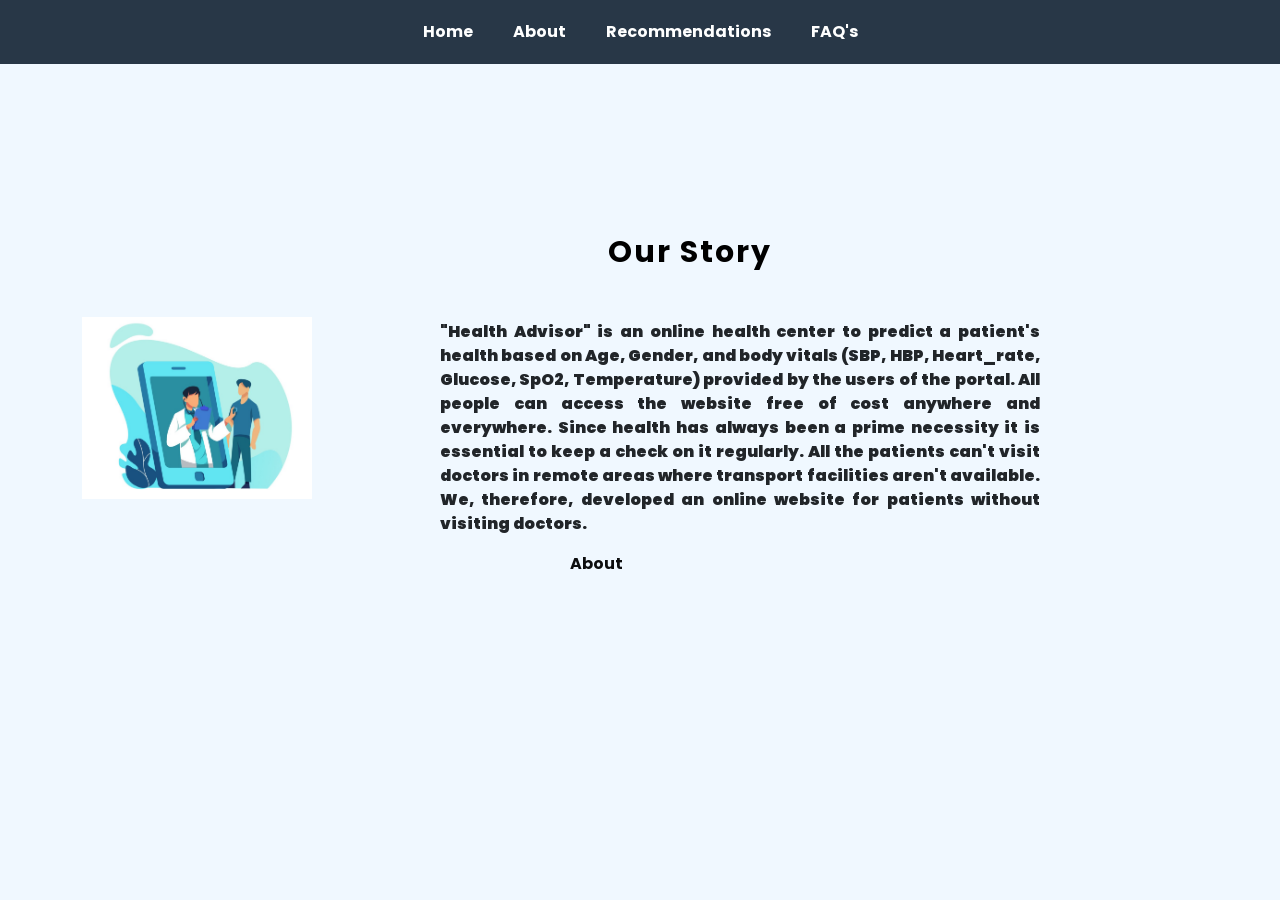
<file: templates/about.html>
<!DOCTYPE html>
<html lang="en">
<head>
    <meta charset="UTF-8">
    <meta http-equiv="X-UA-Compatible" content="IE=edge">
    <meta name="viewport" content="width=device-width, initial-scale=1.0">
    <title>About us</title>
    <script src="https://cdn.jsdelivr.net/npm/bootstrap@5.0.2/dist/js/bootstrap.bundle.min.js" integrity="sha384-MrcW6ZMFYlzcLA8Nl+NtUVF0sA7MsXsP1UyJoMp4YLEuNSfAP+JcXn/tWtIaxVXM" crossorigin="anonymous"></script>
    <link href="https://cdn.jsdelivr.net/npm/bootstrap@5.0.2/dist/css/bootstrap.min.css" rel="stylesheet" integrity="sha384-EVSTQN3/azprG1Anm3QDgpJLIm9Nao0Yz1ztcQTwFspd3yD65VohhpuuCOmLASjC" crossorigin="anonymous">
    <link rel="stylesheet" href="../static/css/style.css">
</head>
<ul class="nav justify-content-center">
    <li class="nav-item">
      <a class="nav-link active" aria-current="page" href="/">Home</a>
    </li>
    <li class="nav-item">
      <a class="nav-link" href="/about">About</a>
    </li>
    <li class="nav-item">
      <a class="nav-link" href="/recommendations">Recommendations</a>
    </li>
    <li class="nav-item">
      <a class="nav-link" href="/faqs">FAQ's</a>
    </li>
    
  </ul>
 <body>
    <div class="container">
        <div class="image">
          <img src="../static/about.jpg">
        </div>
        <div class="text">
          <h1 class="our">Our Story</h1>
          <p>"Health Advisor" is an online health center to predict a patient's 
            health based on  Age, Gender, and body vitals (SBP, HBP, Heart_rate,
            Glucose, SpO2, Temperature) provided by the users of the portal. All  
            people can access the website free of cost anywhere and everywhere.
            Since health has always been a prime necessity it is essential to
            keep a check on it regularly. All the patients can't visit doctors
            in remote areas where transport facilities aren't available. We, therefore, developed 
            an online website for patients without visiting doctors.</p>
        </div>
        
      </div>
      <a class="ex_ab" href="/extended_about">About</a>
 </body>

</html>
</file>
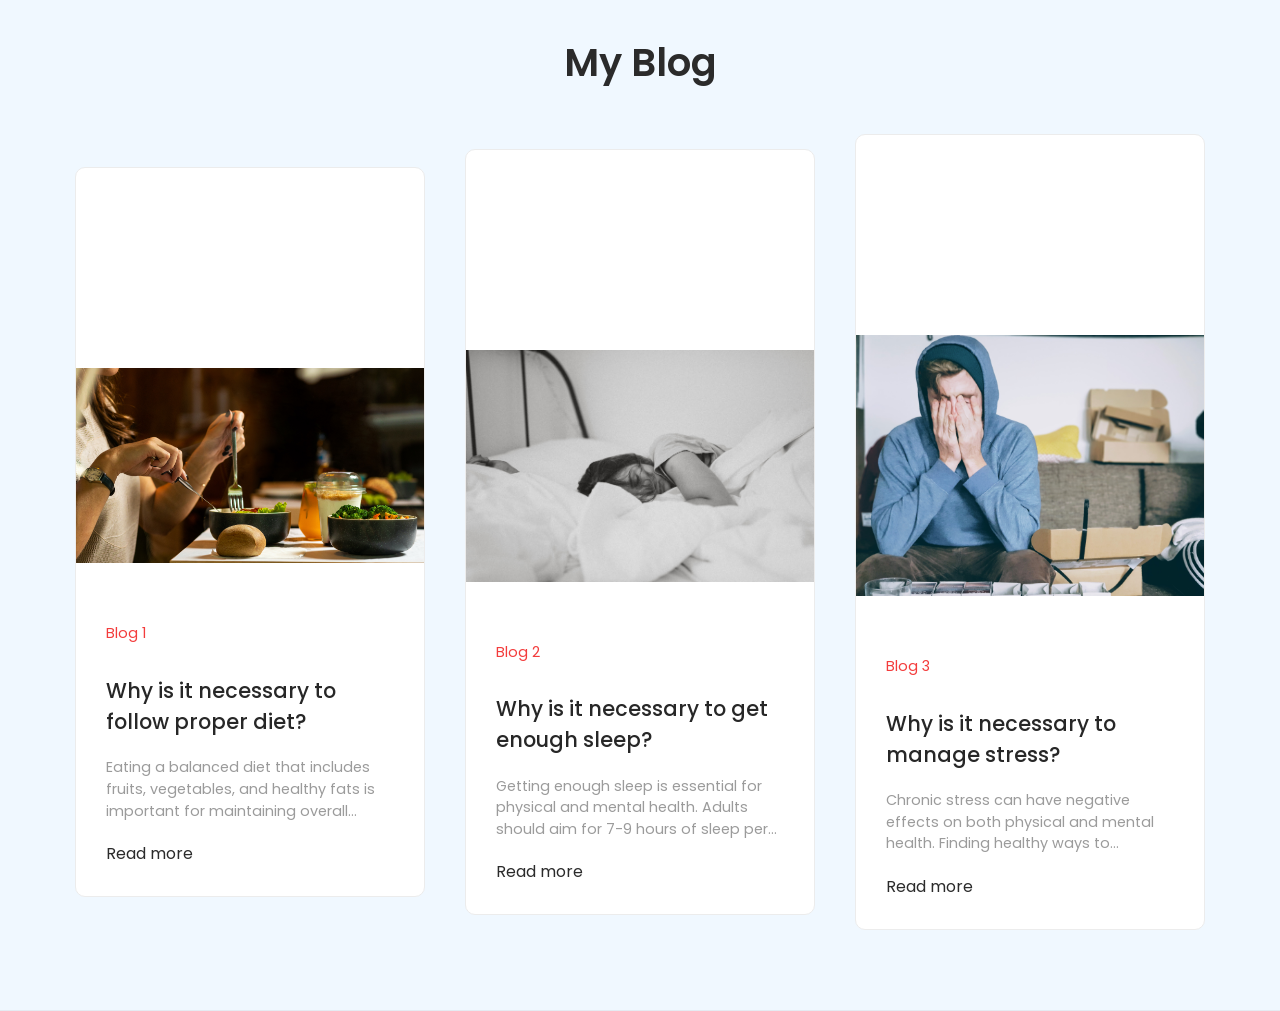
<file: templates/post.html>
<!DOCTYPE html>
<html lang="en">
<head>
    <meta charset="UTF-8">
    <meta http-equiv="X-UA-Compatible" content="IE=edge">
    <meta name="viewport" content="width=device-width, initial-scale=1.0">
    <title>Posts</title>
    <script src="https://cdn.jsdelivr.net/npm/bootstrap@5.0.2/dist/js/bootstrap.bundle.min.js" integrity="sha384-MrcW6ZMFYlzcLA8Nl+NtUVF0sA7MsXsP1UyJoMp4YLEuNSfAP+JcXn/tWtIaxVXM" crossorigin="anonymous"></script>
    <link href="https://cdn.jsdelivr.net/npm/bootstrap@5.0.2/dist/css/bootstrap.min.css" rel="stylesheet" integrity="sha384-EVSTQN3/azprG1Anm3QDgpJLIm9Nao0Yz1ztcQTwFspd3yD65VohhpuuCOmLASjC" crossorigin="anonymous">
    <link href="https://fonts.googleapis.com/css2?family=Work+Sans&display=swap" rel="stylesheet">
    <link rel="stylesheet" href="../static/css/style.css">
    
</head>

<body>
    <section id="blog">
        <div  class="blog-heading">
            <h3>My Blog</h3>
        </div>
        <div class="blog-container">
            <div class="blog-box">
                <div class="blog-img">
                    <img src="../static/blog1.jpg">
                </div>
            
            <div class="blog-text">
                <span> Blog 1</span>
                <a href="#" class="blog-title">Why is it necessary to follow proper diet?</a>
                <p>Eating a balanced diet that includes fruits, vegetables, 
                     and healthy fats is important for maintaining overall health. </p>
                <a href="/post1">Read more</a>
            </div>
            </div>

            <div class="blog-box">
                <div class="blog-img">
                    <img src="../static/Blog2.jpg">
                </div>
            
            <div class="blog-text">
                <span>Blog 2</span>
                <a href="#" class="blog-title">Why is it necessary to get enough sleep?</a>
                <p> Getting enough sleep is essential for physical and mental health. 
                    Adults should aim for 7-9 hours of sleep per night.</p>
                <a href="/post2">Read more</a>
            </div>
            </div>


            <div class="blog-box">
                <div class="blog-img">
                    <img src="../static/blog3.jpg">
                </div>
            
            <div class="blog-text">
                <span> Blog 3</span>
                <a href="#" class="blog-title">Why is it necessary to manage stress?</a>
                <p>Chronic stress can have negative effects on both physical and mental health. 
                    
                Finding healthy ways to manage stress, such as exercise, meditation, or talking to 
                a counselor, is important.</p>
                <a href="/post3">Read more</a>
            </div>
            </div>

        </div>



    </section>

</body>
</html>
</file>
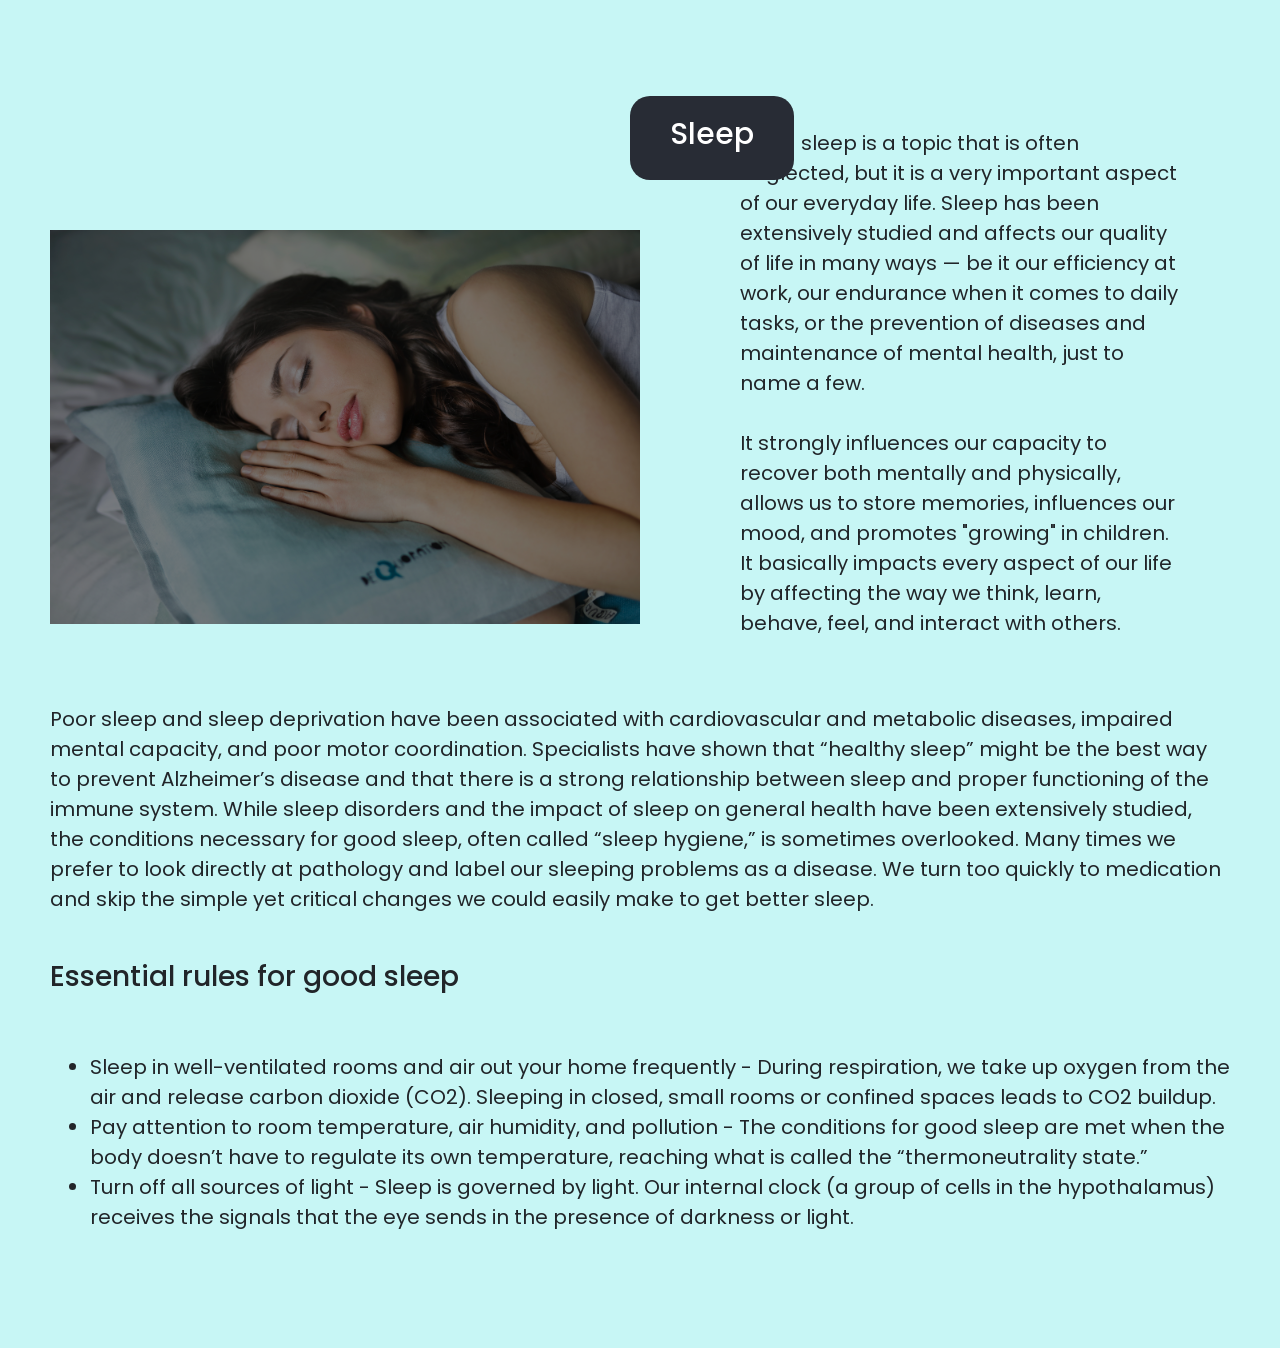
<file: templates/post2.html>
<!DOCTYPE html>
<html lang="en">
<head>
    <meta charset="UTF-8">
    <meta http-equiv="X-UA-Compatible" content="IE=edge">
    <meta name="viewport" content="width=device-width, initial-scale=1.0">
    <title>Post2</title>
    <script src="https://cdn.jsdelivr.net/npm/bootstrap@5.0.2/dist/js/bootstrap.bundle.min.js" integrity="sha384-MrcW6ZMFYlzcLA8Nl+NtUVF0sA7MsXsP1UyJoMp4YLEuNSfAP+JcXn/tWtIaxVXM" crossorigin="anonymous"></script>
    <link href="https://cdn.jsdelivr.net/npm/bootstrap@5.0.2/dist/css/bootstrap.min.css" rel="stylesheet" integrity="sha384-EVSTQN3/azprG1Anm3QDgpJLIm9Nao0Yz1ztcQTwFspd3yD65VohhpuuCOmLASjC" crossorigin="anonymous">
    <link href="https://fonts.googleapis.com/css2?family=Work+Sans&display=swap" rel="stylesheet">
    <link rel="stylesheet" href="../static/css/style.css">
</head>

<Body class="nut">
    <div class="text-block">
        <h4 class="nuet">Sleep</h4>
        
      </div>
      <div class="adjust">
    
    <img src="../static/post1_2.jpg" class="nutimage">
    
    <p class="eat"> Good sleep is a topic that is often neglected, 
        but it is a very important aspect of our everyday life. Sleep has been extensively studied and
         affects our quality of life in many ways — be it our efficiency at work, our endurance when it 
         comes to daily tasks, or the prevention of diseases and maintenance of mental health, just to name a few.
         <br><br>
         It strongly influences our capacity to recover both mentally and physically, allows us to store
          memories, influences our mood, and promotes "growing" in children. It basically impacts every aspect
           of our life by affecting the way we think, learn, behave, feel, and interact with others.
        </div>
        <div class="eater">
            Poor sleep and sleep deprivation have been associated with cardiovascular and metabolic diseases, 
            impaired mental capacity, and poor motor coordination. Specialists have shown that “healthy sleep” 
            might be the best way to prevent Alzheimer’s disease and that there is a strong relationship between
             sleep and proper functioning of the immune system.

            While sleep disorders and the impact of sleep on general health have been extensively studied, 
            
            the conditions necessary for good sleep, often called “sleep hygiene,” is sometimes overlooked.
            
            Many times we prefer to look directly at pathology and label our sleeping problems as a disease. 
            We turn too quickly to medication and skip the simple yet critical changes we could easily make to
             get better sleep.</p>
        </div>
        <h3 style="padding-left: 50px;padding-top: 30px;">Essential rules for good sleep</h3>
        
        <ul  class="inc"style="list-style-type:disc;">
            <li> Sleep in well-ventilated rooms and air out your home frequently - During respiration, 
                we take up oxygen from the air and release carbon dioxide (CO2). Sleeping in closed, small 
                rooms or confined spaces leads to CO2 buildup.</li>
            <li>Pay attention to room temperature, air humidity, and pollution - The conditions for good sleep are met when 
                the body doesn’t have to regulate its own temperature, reaching what is called the “thermoneutrality state.”</li>
            <li> Turn off all sources of light - Sleep is governed by light. Our internal clock (a group of cells in
                 the hypothalamus) receives the signals that the eye sends in the presence of darkness or light.</li>
          </ul>

</body>
</html>
</file>
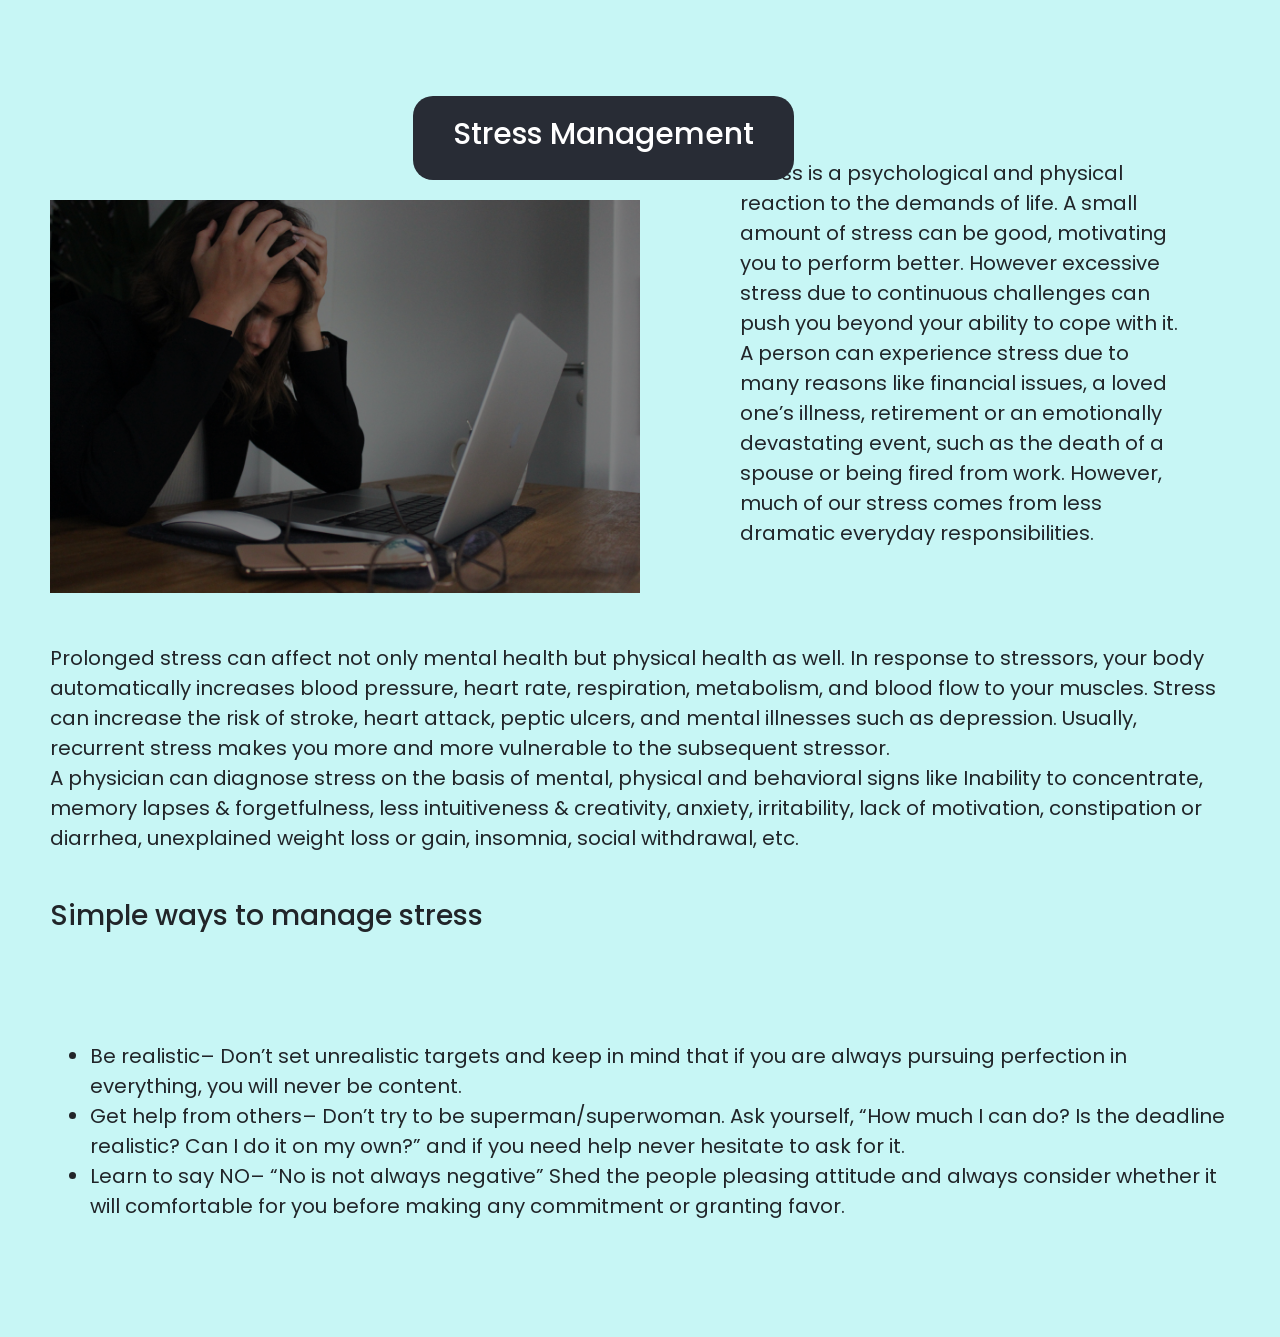
<file: templates/post3.html>
<!DOCTYPE html>
<html lang="en">
<head>
    <meta charset="UTF-8">
    <meta http-equiv="X-UA-Compatible" content="IE=edge">
    <meta name="viewport" content="width=device-width, initial-scale=1.0">
    <title>Post3</title>
    <script src="https://cdn.jsdelivr.net/npm/bootstrap@5.0.2/dist/js/bootstrap.bundle.min.js" integrity="sha384-MrcW6ZMFYlzcLA8Nl+NtUVF0sA7MsXsP1UyJoMp4YLEuNSfAP+JcXn/tWtIaxVXM" crossorigin="anonymous"></script>
    <link href="https://cdn.jsdelivr.net/npm/bootstrap@5.0.2/dist/css/bootstrap.min.css" rel="stylesheet" integrity="sha384-EVSTQN3/azprG1Anm3QDgpJLIm9Nao0Yz1ztcQTwFspd3yD65VohhpuuCOmLASjC" crossorigin="anonymous">
    <link href="https://fonts.googleapis.com/css2?family=Work+Sans&display=swap" rel="stylesheet">
    <link rel="stylesheet" href="../static/css/style.css">
</head>

<Body class="nut">
    <div class="text-block">
        <h4 class="nuet">Stress Management</h4>
        
      </div>
      <div class="adjust">
    
    <img src="../static/post1_3.jpg" class="nutimage">
    
    <p class="eat"> Stress is a psychological and physical reaction to the demands of life.
         A small amount of stress can be good, motivating you to perform better. However excessive
          stress due to continuous challenges can push you beyond your ability to cope with it.<br>
          A person can experience stress due to many reasons like financial issues, a loved one’s illness, 
          retirement or an emotionally devastating event, such as the death of a spouse or being fired from work. 
          However, much of our stress comes from less dramatic everyday responsibilities.<br>
        </div>
        <div class="eater">
            Prolonged stress can affect not only mental health but physical health as well. 
            In response to stressors, your body automatically increases blood pressure, heart rate,
             respiration, metabolism, and blood flow to your muscles. Stress can increase the risk of stroke,
              heart attack, peptic ulcers, and mental illnesses such as depression. Usually, recurrent stress 
              makes you more and more vulnerable to the subsequent stressor.<br>
              A physician can diagnose stress on the basis of mental, physical and behavioral signs like Inability to concentrate, memory lapses & forgetfulness, less intuitiveness & creativity, anxiety, irritability,
               lack of motivation, constipation or diarrhea, unexplained weight loss or gain, insomnia,
                social withdrawal, etc.</p>
        </div>
        <h3 style="padding-left: 50px;padding-top: 30px;">Simple ways to manage stress</h3>
        <div class="eater">
            
        </div>
        
        <ul  class="inc"style="list-style-type:disc;">
            <li>Be realistic– Don’t set unrealistic targets and keep in mind that if you are always pursuing
                 perfection in everything, you will never be content.</li>
            <li>Get help from others– Don’t try to be superman/superwoman. Ask yourself, “How much I can do? 
                Is the deadline realistic? Can I do it on my own?” and if you need help never hesitate to ask for it.</li>
            <li>Learn to say NO– “No is not always negative” Shed the people pleasing attitude and always consider whether
                 it will comfortable for you before making any commitment or granting favor.</li>
          </ul>
</body>
</html>
</file>
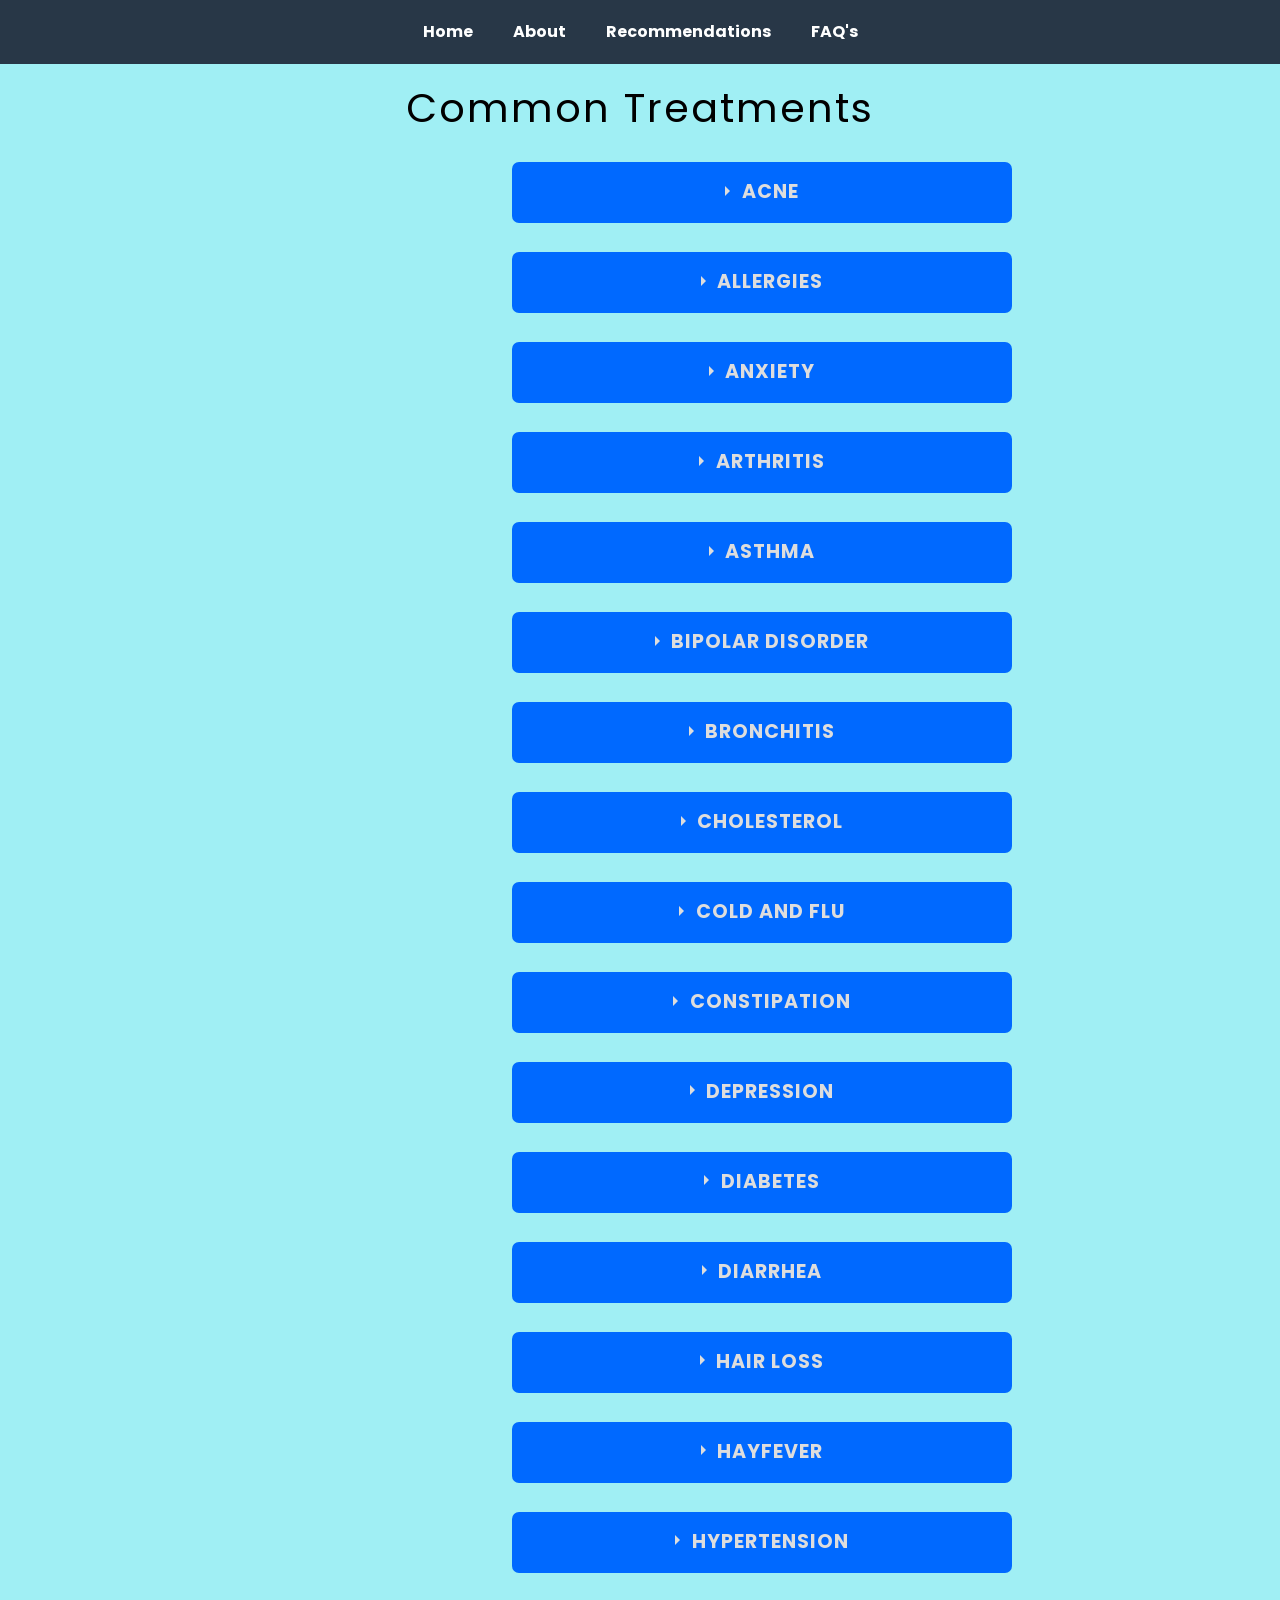
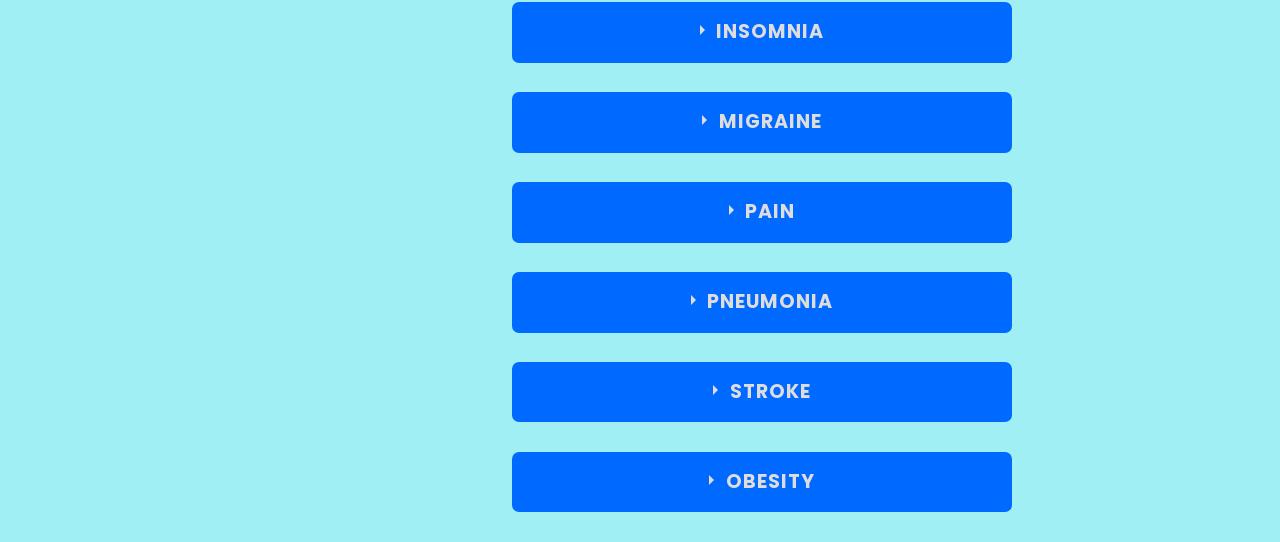
<file: templates/recommendations.html>
<!DOCTYPE html>
<html lang="en">
<head>
    <meta charset="UTF-8">
    <meta http-equiv="X-UA-Compatible" content="IE=edge">
    <meta name="viewport" content="width=device-width, initial-scale=1.0">
    <title>Recommendations</title>
    <script src="https://cdn.jsdelivr.net/npm/bootstrap@5.0.2/dist/js/bootstrap.bundle.min.js" integrity="sha384-MrcW6ZMFYlzcLA8Nl+NtUVF0sA7MsXsP1UyJoMp4YLEuNSfAP+JcXn/tWtIaxVXM" crossorigin="anonymous"></script>
    <link href="https://cdn.jsdelivr.net/npm/bootstrap@5.0.2/dist/css/bootstrap.min.css" rel="stylesheet" integrity="sha384-EVSTQN3/azprG1Anm3QDgpJLIm9Nao0Yz1ztcQTwFspd3yD65VohhpuuCOmLASjC" crossorigin="anonymous">
    <link href="https://fonts.googleapis.com/css2?family=Work+Sans&display=swap" rel="stylesheet">
    <link rel="stylesheet" href="../static/css/style.css">
</head>
<ul class="nav justify-content-center">
  <li class="nav-item">
    <a class="nav-link active" aria-current="page" href="/">Home</a>
  </li>
  <li class="nav-item">
    <a class="nav-link" href="/about">About</a>
  </li>
  <li class="nav-item">
    <a class="nav-link" href="/recommendations">Recommendations</a>
  </li>
  <li class="nav-item">
    <a class="nav-link" href="/faqs">FAQ's</a>
  </li>
  
</ul>
<body class="rec_main">
    
    <div class="diseases">
        <h1 >Common Treatments</h1>
        <div class="wrap-collabsible">
          <input id="collapsible" class="toggle" type="checkbox">
          <label for="collapsible" class="lbl-toggle">Acne</label>
          <div class="collapsible-content">
            <div class="content-inner">
              <ul>
                
                <h4> Home remedy</h4>
              <li>Moisturize with aloe vera</li>
              <li> Apply green tea to the skin</li>
              <li> Spot treat with other essential oils</li>
              <h4>Acupressure</h4>
              <li>LI11 (Quchi). This point is located at the outside elbow crease.</li>
              <li>LI4 (Hegu). This point is located between the base of your thumb and index finger</li>
            </ul>
            </div>
          </div>
        </div>
    
        <div class="wrap-collabsible1"> 
        <input id="collapsible1" class="toggle1" type="checkbox">
        <label for="collapsible1" class="lbl-toggle1">Allergies</label>
        <div class="collapsible-content1">
        <div class="content-inner1">
          
          <h4> Home remedy</h4>
           <li>Air filter in indoor environments</li>
           <li>Bromelain is an enzyme found in papaya and pineapple.
               Natural healers consider bromelain to be effective at improving breathing by reducing swelling.</li>
           <li>Honey lower's allergic reactions.</li>
           <h4>Acupressure</h4>
           <li>Spleen 5 (SP 5) -The SP 5 pressure point is located on 
              the inside of the ankle, just by the protruding bone</li>
           <li>Large Intestine 20 (LI 20).The LI 20 point is easily accessible
               on the outside of both nostrils, just to the side.</li>
       </div>
    </div>
  </div>
</div>

<div class="wrap-collabsible2"> 
  <input id="collapsible2" class="toggle2" type="checkbox">
  <label for="collapsible2" class="lbl-toggle2">Anxiety</label>
  <div class="collapsible-content2">
  <div class="content-inner2">
      
    <h4> Home remedy</h4>
     <li>Breathe. One of the best things you can do when you start to feel that
         familiar panicky feeling is to breathe.</li>
     <li>Exercise</li>
     <li> Meditation</li>
     <h4>Acupressure</h4>
     <li>Hall of impression point-The hall of impression point lies between your eyebrows. 
        Applying pressure to this point is said to help with both anxiety and stress.</li>
     <li>Heavenly gate point-The heavenly gate point is located in the upper shell of your ear, 
        at the tip of the triangle-like hollow there.
    </li>
   
 </div>
</div>
</div>
</div>

<div class="wrap-collabsible3"> 
  <input id="collapsible3" class="toggle3" type="checkbox">
  <label for="collapsible3" class="lbl-toggle3">Arthritis</label>
  <div class="collapsible-content3">
  <div class="content-inner3">
   

  <h4> Home remedy</h4>
   <li> Manage your weight</li>
   <li> Use hot and cold therapy</li>
   <li> Use meditation to cope with pain</li>
   <h4>Acupressure</h4>
   <li> Pericardium 6 (PC 6 or P 6)-The PC 6 is a pressure point commonly utilized for symptoms
       such as motion sickness, stomach pain, and indigestion that can spring up in everyday situations.</li>
   <li>Heart 7 (HT 7) -The Heart 7 pressure point belongs to the heart meridian and is located next to your outer arm tendon.
  </li>
</div>
</div>
</div>
     
<div class="wrap-collabsible4"> 
  <input id="collapsible4" class="toggle4" type="checkbox">
  <label for="collapsible4" class="lbl-toggle4">Asthma</label>
  <div class="collapsible-content4">
  <div class="content-inner4">
    
  <h4> Home remedy</h4>
   <li>Garlic has several health benefits, including anti-inflammatory properties, according to research.
       Because asthma is an inflammatory disease, garlic may be able to help relieve your symptoms. </li>
   <li>Ginger is another herb that contains anti-inflammatory properties and may help with severe asthma. </li>
   <li>Consuming probiotics may help reduce inflammation. </li>
   <h4>Acupressure</h4>
   <li>Lung 1 & 2-In between the inner front shoulder and chest.</li>
   <li>Kidney 23 & 25-Located int the second intercostal space in  line with the nipples. 
  </li>
  </div>
</div>
</div>

<div class="wrap-collabsible5"> 
  <input id="collapsible5" class="toggle5" type="checkbox">
  <label for="collapsible5" class="lbl-toggle5">Bipolar Disorder</label>
  <div class="collapsible-content5">
  <div class="content-inner5">
   
  <h4>Home remedy</h4>
  <li>A healthful diet is an important lifestyle habit for a person with bipolar disorder.</li>
  <li>Moderate and regular exercise can help to balance mood and prevent a number of health 
      problems, such as obesity and cardiovascular disease.</li>
  <li>Good sleep hygiene can encourage people with the condition to have regular sleep.</li>
   <h4>Acupressure</h4>
      <li>GV20 acupressure point-located on the highest place of the head where all the yang meridians meet</li>
      <li>PC6 acupressure point-The PC6 acupoint lies between the tendons of the palmaris longus and flexor
         carpi radialis muscles, 4 cm proximal to the wrist crease </li>

  </div>
</div>
</div>

<div class="wrap-collabsible6"> 
  <input id="collapsible6" class="toggle6" type="checkbox">
  <label for="collapsible6" class="lbl-toggle6">Bronchitis</label>
  <div class="collapsible-content6">
  <div class="content-inner6">
    
  <h4>Home remedy</h4>
  <li>Chew dried, crystallized ginger.Use fresh ginger to make tea.</li>
  <li>Garlic is believed to have a number of healing properties.
       Garlic effectively inhibited the growth of infectious bronchitis virus.</li>
  <li>Turmeric also increases antioxidant activity,
       meaning that it may help reduce irritation and boost your immunity</li>
       <h4>Acupressure</h4>
<li>The LU7 Acupressure Point:It is located 1.5 cun proximal to the crease of the wrist.
   Press the point for at least 1 minute and then take a 4-hour break as you press the same point.</li>
<li> The SP6 Acupressure point:It is located 3 cun upwards from the tip of the ankle joint bone and is located behind the vertical leg bone. 
  Press the point for at least 1 point and keep breathing on naturally to aid the treatment.</li>
</div>
  </div>
</div>
</div>

<div class="wrap-collabsible7"> 
  <input id="collapsible7" class="toggle7" type="checkbox">
  <label for="collapsible7" class="lbl-toggle7">Cholesterol</label>
  <div class="collapsible-content7">
  <div class="content-inner7">
    
  <h4>Home remedy</h4>
  <li>Astragalus is an herb used to support the immune system in traditional Chinese medicine.</li>
  <li>Flaxseed preparations may help lower cholesterol, particularly among people with high cholesterol levels.</li>
  <li>Garlic may help lower your blood pressure, reduce your blood cholesterol levels.</li>
  <h4>Acupressure</h4>
<li>STOMACH 36- bend leg slightly and place four fingers just below the kneecap, starting with the index finger
   at the low of the kneecap and where the little finger reposes over the hard shinbone </li>
<li>STOMACH 40-This acupressure point is located on the outer side of the lower leg, 8 inches above to the outer part 
  of the malleolus and 2 middle finger widths from the prior crest of the tibia.</li>
  </div>
</div>
</div>

<div class="wrap-collabsible8"> 
  <input id="collapsible8" class="toggle8" type="checkbox">
  <label for="collapsible8" class="lbl-toggle8">Cold and flu</label>
  <div class="collapsible-content8">
  <div class="content-inner8">
    
  <h4>Home remedy</h4>
  <li>A few slices of raw ginger root in boiling water may help sootheTrusted Source a cough or sore throat.</li>
  <li>Honey has a variety of antibacterial and antimicrobial properties. 
      Drinking honey in tea with lemon can ease sore throat pain.</li>
  <li> Adding a garlic supplement to your diet might reduce the severity of cold symptoms.</li>
  <h4>Acupressure</h4>
<li> Yu-ji -This point is located on the outer edge of your palm, an inch or so below the base of your thumb.</li>
<li>Shao-shang -This point is located on the outer side of your thumb, right next to the bottom of your nail bed. </li>
  </div>
</div>
</div>

<div class="wrap-collabsible9"> 
  <input id="collapsible9" class="toggle9" type="checkbox">
  <label for="collapsible9" class="lbl-toggle9">Constipation</label>
  <div class="collapsible-content9">
  <div class="content-inner9">
   
  <h4>Home remedy</h4>
  <li>It is important to drink enough water and stay hydrated to prevent constipation. </li>
  <li>Coffee contain small amounts of soluble fibers that help prevent constipation by improving the balance of gut bacteria</li>
  <li>Senna is a popular safe and effective herbal laxative that helps treat constipation.</li>
<h4>Acupressure</h4>
<li>Large Intestine 4 (LI 4)- located between the thumb and the index finger, it’s on that fleshy part of your skin that connects the two.</li>
<li>Stomach 25 (ST 25)-Locate your belly button and measure out to the left or right two to three inches.</li>
</div>
  </div>
</div>
</div>

<div class="wrap-collabsible10"> 
  <input id="collapsible10" class="toggle10" type="checkbox">
  <label for="collapsible10" class="lbl-toggle10">Depression</label>
  <div class="collapsible-content10">
  <div class="content-inner10">
  
  <h4>Home remedy</h4>
  <li> Depression can make it hard to get enough shut-eye, and too little sleep can make depression worse.</li>
  <li>Eat healthy-There is no magic diet that fixes depression.</li>
  <li>Regular exercise seems to encourage the brain to rewire itself in positive ways.</li>
<h4>Acupressure</h4>
<li> HEART 7 (HT-7) -On the crease of your inner wrist towards the ulnar (pinky finger) side. 
  Feel for a hollow place at the base of the pisiform bone.</li>
<li>NEIGUAN (PC6)-Find the middle of your wrist, about two finger widths below the palm. Using your thumb and forefinger, 
  press on this location for 2-3 minutes. Repeat on your other wrist.</li>
</div>
  </div>
</div>
</div>

<div class="wrap-collabsible11"> 
  <input id="collapsible11" class="toggle11" type="checkbox">
  <label for="collapsible11" class="lbl-toggle11">Diabetes</label>
  <div class="collapsible-content11">
  <div class="content-inner11">
    
  <h4>Home remedy</h4>
  <li>1-2 tablespoons of Apple Cider Vinegar taken with meals can decrease the glycemic load of a carbohydrate rich meal.</li>
  <li>Eating fiber decreases blood sugar and insulin concentrations.</li>
  <li>Cinnamon-A medically beneficial indulgence to help lower your blood sugar and cholesterol levels. </li>
<h4>Acupressure</h4>
<li> Palm-This point lies in the fleshy part of your palm that falls between the index finger and the thumb. Y</li>
<li>Wrist -This acupressure point falls on the side of your wrist along the little finger. </li>
  </div>
</div>
</div>

<div class="wrap-collabsible12"> 
  <input id="collapsible12" class="toggle12" type="checkbox">
  <label for="collapsible12" class="lbl-toggle12">Diarrhea</label>
  <div class="collapsible-content12">
  <div class="content-inner12">
    
  <h4>Home remedy</h4>
  <li>Raw Bananas</li>
  <li>Probiotics include curd, yogurt, and other fermented foods.</li>
  <li>You can also make an oral rehydration solution (ORS) at home by mixing 5 tsp salt and 5-6 tsp sugar in 1 litre of water. </li>
<h4>Acupressure</h4>
<li>SP-6 -One palm width above the tip of the inner anklebone, on the back of the shinbone</li>
<li>Pc-6 -Two thumb widths from the largest crease on the inside wrist.</li>

  </div>
</div>
</div>

<div class="wrap-collabsible13"> 
  <input id="collapsible13" class="toggle13" type="checkbox">
  <label for="collapsible13" class="lbl-toggle13">Hair Loss</label>
  <div class="collapsible-content13">
  <div class="content-inner13">
    
  <h4>Home remedy</h4>
  <li>Massaging the scalp, which people can combine with hair oils and masks, stimulates the scalp.</li>
  <li>Aloe vera has long been used for treatingTrusted Source hair loss. It also soothes the scalp and conditions hair.</li>
  <li>Onion juice promotes hair growth</li>
<h4>Acupressure</h4>
<li>Fengchi (GB20) -It is located behind your earlobe, toward the top of your neck and the base of your skull.
</li>
<li>Baihui (GV20) - It is located at the top of the head. Press it gently for about 1 minute. 
  Then, release your finger for about 30 seconds, and repeat the process for few times.</li>
  </div>
</div>
</div>

<div class="wrap-collabsible14"> 
  <input id="collapsible14" class="toggle14" type="checkbox">
  <label for="collapsible14" class="lbl-toggle14">Hayfever</label>
  <div class="collapsible-content14">
  <div class="content-inner14">
    
  <h4>Home remedy</h4>
  <li>Honey is said to be a natural remedy for hay fever because the bee 
      pollen in honey can desensitise your body to other pollens.</li>
  <li>Vitamin C is a known natural antihistamine and can be found in oranges, lemons and grapefruit. </li>
  <li>Red and chilli peppers contain an active component called capsaicin.</li>
<h4>Acupressure</h4>
<li>Lu7-Find the point three finger widths above the wrist fold</li>
<li>St3-Directly below the centre of the eye,level with nostrils.</li>
  </div>
</div>
</div>

<div class="wrap-collabsible15"> 
  <input id="collapsible15" class="toggle15" type="checkbox">
  <label for="collapsible15" class="lbl-toggle15">Hypertension</label>
  <div class="collapsible-content15">
  <div class="content-inner15">
   
  <h4>Home remedy</h4>
  <li>Celery is a medicinal herb that is used as a food and traditional medicine.
       Celery contains essential oils and flavonoids.Potassium is necessary for the heart and might help manage high blood pressure.</li>
  <li>Oatmeal is a rich source of dietary fibre, and one of the many possibly beneficial home remedies to lower blood pressure.</li>
  <li>Drinking green tea may provide instant relief from high bp. </li>
<h4>Acupressure</h4>
<li>Liver 3 (LV3)-This point lies on your foot, between the big toe and the second toe. If you run your finger along the 
  space between the two toes you will find a dip where the metatarsals meet. Press down on the point lightly with your index and middle finger.
   Use a gentle circular motion over the point for 30 seconds to 2 minutes.</li>
<li>Large Intestine (LI4)-This point is located on the natural curve between your thumb and index finger. Use the thumb of the other hand to apply pressure on this point.
   You can use a pulsating movement and continue the motion for about 2 minutes. </li>

  </div>
</div>
</div>

<div class="wrap-collabsible16"> 
  <input id="collapsible16" class="toggle16" type="checkbox">
  <label for="collapsible16" class="lbl-toggle16">Insomnia</label>
  <div class="collapsible-content16">
  <div class="content-inner16">
   
  <h4>Home remedy</h4>
  <li>Cheese-cheese is rich in tryptophan which your body needs in order to feel relaxed and sleepy.</li>
  <li>Almonds are a good source of both calcium and magnesium, are important for achieving quality sleep.</li>
  <li>Bananas-The yellow fruits have everything going for them. They’re rich in sleep-promoting carbohydrates and tryptophan.</li>
<h4>Acupressure</h4>
<li> SP6- point is located around the ankle area. Pressure is placed on the inside of the ankle bone using your fingertips</li>
<li>Neiguan- pressure point is another one located on the inner wrist, about an inch from the crease.
   Said to help ease both anxiety and digestive issues and improves sleep quality.</li>
  </div>
</div>
</div>

<div class="wrap-collabsible17"> 
  <input id="collapsible17" class="toggle17" type="checkbox">
  <label for="collapsible17" class="lbl-toggle17">Migraine</label>
  <div class="collapsible-content17">
  <div class="content-inner17">
  
  <h4>Home remedy</h4>
  <li>Inhaling lavender essential oil may ease migraine pain.</li>
  <li>The chemical menthol found in peppermint oil may help prevent migraine.</li>
  <li>Ginger is known to ease nausea caused by many conditions, including migraine.</li>
<h4>Acupressure</h4>
<li>LI-4 -Squeeze thumb and forefinger together, forming a ridge above the thumb. </li>
<li> Acupoint 26-Pinch the nostril, on the side opposite the septum.</li>
  </div>
</div>
</div>

<div class="wrap-collabsible18"> 
  <input id="collapsible18" class="toggle18" type="checkbox">
  <label for="collapsible18" class="lbl-toggle18">Pain</label>
  <div class="collapsible-content18">
  <div class="content-inner18">
  
  <h4>Home remedy</h4>
  <li>Lavender essential oil may help relieve pain naturally.</li>
  <li>Ginger, or Zingiber officinale, is a root that shows promise as a natural pain reliever.</li>
  <li>Curcuma, the active ingredient in the spice turmeric, has pain-relieving qualities.</li>
<h4>Acupressure</h4>
<li>CV6 -This acupressure point (CV6) is located 2 fingers below the belly button. Apply firm pressure with your index or middle finger.</li>
<li>These points are situated on both sides on the lower back, 2 finger widths (B23) and 4 finger widths (B47) from the spine at waist level, on each side of the spinal cord.
</li>
  </div>
</div>
</div>

<div class="wrap-collabsible19"> 
  <input id="collapsible19" class="toggle19" type="checkbox">
  <label for="collapsible19" class="lbl-toggle19">Pneumonia</label>
  <div class="collapsible-content19">
  <div class="content-inner19">
   
  <h4>Home remedy</h4>
  <li>A warm saltwater gargle may help eliminate mucus or germs in the throat, which may provide some relief.</li>
  <li>Drinking a small amount of caffeine, such as a cup of coffee or black or green tea, may help open up the airways in the lungs.</li>
  <li>Drinking warm tea made with fresh ginger or turmeric root may help reduce this pain.</li>
<h4>Acupressure</h4>
<li>LU-5 -This is located right on the crease of the inside of the elbow, on the thumb side. Press this point for 1 minute at least.</li>
<li> LI-4 -The point is in the middle of that ridge, right above the end of the crease formed by the thumb and forefinger; 
   great for most problems from the waist up.</li>

  </div>
</div>
</div>

<div class="wrap-collabsible20"> 
  <input id="collapsible20" class="toggle20" type="checkbox">
  <label for="collapsible20" class="lbl-toggle20">Stroke</label>
  <div class="collapsible-content20">
  <div class="content-inner20">
    
  <h4>Home remedy</h4>
  <li>Turmeric can spice up stroke treatment by protecting and regenerating brain cells .</li>
  <li>Watermelon contains an amino acid called citrulline, which may help to manage high blood pressure.</li>
  <li>Drinking beet juice can reduce blood pressure in the short and long terms. </li>
<h4>Acupressure</h4>
<li>Pc-6 -
  Two thumb widths from the largest crease on the inside wrist; 
  the point is between the tendons in the middle of the wrist</li>
<li>Kd-3 -
  Behind the inner anklebone, on a line between the crown and the tip of the heel.</li>

  </div>
</div>
</div>

<div class="wrap-collabsible21"> 
  <input id="collapsible21" class="toggle21" type="checkbox">
  <label for="collapsible21" class="lbl-toggle21">Obesity</label>
  <div class="collapsible-content21">
  <div class="content-inner21">
    
  <h4>Home remedy</h4>
  <li>Drink warm water with honey, along with a tinge of lemon in the morning.</li>
  <li>Drinking hibiscus tea will help in regulating the metabolism of lipids and is 
      also useful in eliminating fat from your body.  </li>
  <li>Green Tea is rich in caffeine which helps in stimulating your body to burn fat and improving exercise performance.</li>
<h4>Acupressure</h4>
<li> TRen 6 is found 3 cm directly below the belly button. Use your index and middle fingers to massage this point up and down two minutes twice a day.</li>
<li>GV26 is located between the upper lip and the nose, in the crease or depression.
   Apply medium pressure for five minutes twice a day. This point can curb appetite and control hunger.</li>
  </div>
</div>
</div>
   
</body>
</html>
</file>
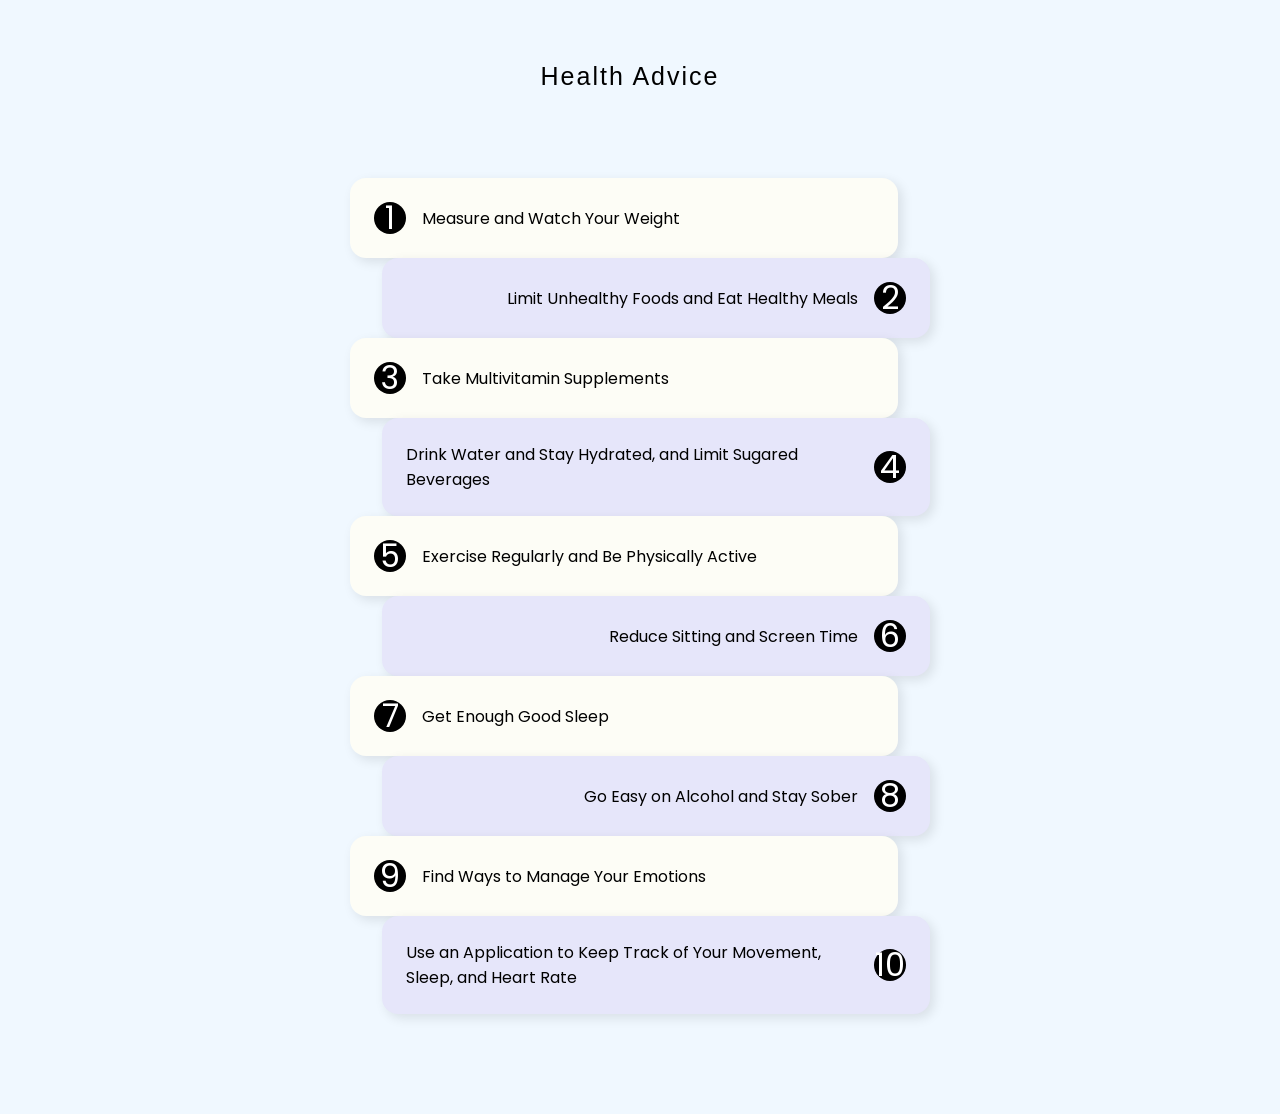
<file: templates/tips.html>
<!DOCTYPE html>
<html lang="en">
<head>
    <meta charset="UTF-8">
    <meta http-equiv="X-UA-Compatible" content="IE=edge">
    <meta name="viewport" content="width=device-width, initial-scale=1.0">
    <title>Advice</title>
   
    <link rel="stylesheet"href="../static/css/style.css">
</head>


<body class="tipss">
   <h1>
    <span >Health Advice</span>
   </h1>
   <div class="wrapper">
	<ol role="list">
		<li>Measure and Watch Your Weight</li>
		<li>Limit Unhealthy Foods and Eat Healthy Meals</li>
		<li>Take Multivitamin Supplements</li>
		<li>Drink Water and Stay Hydrated, and Limit Sugared Beverages</li>
        <li>Exercise Regularly and Be Physically Active</li>
        <li>Reduce Sitting and Screen Time</li>
        <li>Get Enough Good Sleep</li>
        <li>Go Easy on Alcohol and Stay Sober</li>
        <li>Find Ways to Manage Your Emotions</li>
        <li>Use an Application to Keep Track of Your Movement, Sleep, and Heart Rate</li>
	</ol>
</div>
   
</body>
</html>
</file>
<file: static/css/style.css>
@import url('https://fonts.googleapis.com/css2?family=Poppins:wght@100;200;400;700;800;900&display=swap');
.nav{
	background-color: #283747;
}
.nav justify-content-center{
	justify-content: center;


}
.nav-link{
	color: white;
	justify-content: center;
	font-weight: 700;
	font-family: 'Poppins', sans-serif;
	padding: 20px;
}



.cards{
    display: flex;
    justify-content: center;
    
}


.card{
    margin: 1rem;

}

.p-text{
    background-color: rgba(0, 0, 0, 0.5);
}

.form-inp{
    justify-content: center;
    margin: 2rem;
}
body{
    background-color:#F5FCFF;
}
.p-text{
    color: 		#FAFAD2;
}

.form-label{
	font-size: 20px;
	font-weight: 700;
}

#login-form
{
	display:none;
}
.form-box
{
	width: 380px;
	height: 480px;
	position: relative;
	margin:2% auto;
	background: rgba(0,0,0,0.3);
	padding: 10px;
	overflow: hidden;
}
.button-box
{
	width:230px;
	margin:35px auto;
	position:relative;
	box-shadow:0 0 20px 9px #ff61241f;
	border-radius: 30px;
}

.toggle-btn
{
	padding:10px 30px;
	cursor:pointer;
	background:transparent;
	border:0;
	outline: none;
	position: relative;
}
#btn
{
	top: 0;
	left: 0;
	position: absolute;
	width: 110px;
	height: 100%;
	background: #F3C693;
	border-radius: 30px;
	transition: .5s;
}
.lpage{
  color: #000;
  text-align: center;
  
  
 
}
.rpage{
  color: #000;
  text-align: center;
}
.logdet{
  align-items:center ;
}
/*login page*/


.reg
{
  font-family: 'Poppins', sans-serif;
  text-align: center;
}

.logh{
  font-family: 'Poppins', sans-serif;
  text-align: center;
  

}
.input-group-login
{
	top:150px;
	position: absolute;
	width: 280px;
	transition: .5s;
}
.input-group-register
{
	top:120px;
	position: absolute;
	width: 280px;
	transition: .5s;
}
.input-field
{
	width:100%;
	padding:10px 0;
	margin:5px 0;
	border-left: 0;
	border-top: 0;
	border-right: 0;
	border-bottom: 1px solid #999;
	outline:none;
	background: transparent;
}
.submit-btn
{
	width: 85%;
	padding: 10px 30px;
	cursor:pointer;
	display: block;
	margin:auto;
	background: #F3C693;
	border: 0;
	outline: none;
	border-radius: 30px;
}

span
{
	margin:30px 20px 30px 0;
	color: #777;
	font-size: 12px;
	

}
#login
{
	left: 50px;
}
#login input
{
	color: white;
	font-size: 15;
}
#register
{
	left:450px;
}
#register input
{
	color:white;
	font-size: 15;
}

body {
	/*background-image: url(https://media.istockphoto.com/photos/healthcare-business-concept-medical-examination-and-growth-graph-data-picture-id1274428125?b=1&k=20&m=1274428125&s=612x612&w=0&h=taMkWIr1WNlJIUzlphGaWVvK2QFXH1dqEJ6pANj44UY=);
	background-repeat: no-repeat;
	background-size: cover;*/
	background-color: aliceblue;
	font-family: 'Poppins', sans-serif;
	margin: 0;

  }
  
  .box{
	
	margin: auto;
	width: 50%;
	border: 3px solid #088F8F;
	margin-top: 70px;
	border-radius: 10px;

	}
	
.about-section h1 { 
	padding: 20px;
	text-align: center;
	font-weight: 600;
	color: #0d0e0f;
	text-shadow: -1px -1px 3px #878383, 
    2px 2px 4px #878181;
    font-family: 'Poppins', sans-serif;
	line-height: 2.1;
	

  } 
  #u{
	padding-top: 10px;;
  }
.about-section p{
	padding:50px;
	font-family: 'Poppins', sans-serif;
	text-align: justify;
	text-shadow: -1px -1px 3px #7f7474, 
    2px 2px 4px #a4a1a1;
	justify-content: flex-end;
	
}  
  
  
  .title {
	color: grey;
  }
  
.our{
  color: #000;
}
  .text-secondary {
    color: #3d5d6f;
  }
  
  .h4,
  h4 {
    font-size: 1.2rem;
  }

  h2 {
    color: #333;
  }
  
  .fa,
  .fas {
    font-family: 'Poppins', sans-serif;
    font-weight: 400;
    font-size: 1.2rem;
    font-style: normal;
  }
  
  .right-0 {
    right: 0;
  }
  
  .top-0 {
    top: 0;
  }
  
  .h-100 {
    height: 100%;
  }
  
  a.text-secondary:focus,
  a.text-secondary:hover {
    text-decoration: none;
    color: #22343e;
  }
  
  #accordion .fa-plus {
    transition: -webkit-transform 0.25s ease-in-out;
    transition: transform 0.25s ease-in-out;
    transition: transform 0.25s ease-in-out, -webkit-transform 0.25s ease-in-out;
  }
  
  #accordion a[aria-expanded=true] .fa-plus {
    -webkit-transform: rotate(45deg);
    transform: rotate(45deg);
  }
  .online-about
  {
	background-color:#f8f8f8; ;
	
  }
  .text-center
  {
	text-align: center;
	
  }
  .ex_ab{
	color: #0d0e0f;
	font-weight: bold;
	padding-left: 570px;
	padding-right: 250px;
  }
  .home_measure{
	background-color: rgb(194, 242, 245);
	padding-bottom: 150px;
	padding-left: 250px;
	padding-top:30px;
	/*background-color: #DAE4F0;*/

}

.ab_box{
	background-color:#DAE4F0; 
	box-sizing: border-box;
	width:86%;
	height:70%;
	border:2px solid #696969;
	padding-right: 100px;
	border-radius: 8px;
	padding-top: 30px;
}
.home_measure h2{
	padding-left:100px;
	text-decoration: underline;
  	text-decoration-color: #867977;
}
.measure1{
	text-align: center;
  font-family: 'Poppins', sans-serif;	
	 padding-bottom: 30px;
   color: #000;
}
.measure2{
	padding-right: 200px;
	text-align: justify;
	padding-left:100px;
	
}


.hrate{
	
	position: relative; 
	top: -180px;
	float: right;
	width: 30%;
	height: 30%;
	margin-top: 0px;
	border-radius: 8px 8px;
	filter:drop-shadow(0 0 5px #000);
	padding-right: 20px;
}
.hrate:hover{
	filter: grayscale(0%);
	filter: gray;
	-webkit-filter: grayscale(0%);
	filter: none;
	transition: 1s ease;
	
}

.measure li{
	display: inline;
	text-align: -webkit-center;	
}

.ab_detail{
	
	padding-left:100px;
	background-color:#DAE4F0; 
	color: #000;
	max-width: 110%;
	padding-bottom: 20px;
	
}

.proc_about{
	font-size: 15px;
	font-weight: bold;
	padding-right: 250px;
}
.about_li li{
	padding-right: 500px;
	font-size: medium;

}

/*Register page*/


/* .re{
  text-align: center;
  padding-top: 500px;
}
#bg {
  background-image: url('/static/background.jpg');
  position: fixed;
  left: 0;
  top: 0;
  width: 100%;
  height: 100%;
  background-size: cover;
  filter: blur(5px);
}
form .form-field:nth-child(1)::before {
  width: 20px;
  height: 20px;
  top: 15px;
}
form .form-field:nth-child(2)::before {
  width: 16px;
  height: 16px;
}
form .form-field {
  display: -webkit-box;
  display: -ms-flexbox;
  display: flex;
  -webkit-box-pack: justify;
  -ms-flex-pack: justify;
  justify-content: space-between;
  -webkit-box-align: center;
  -ms-flex-align: center;
  align-items: center;
  margin-bottom: 1rem;
  position: relative;
} */
/*login page*/
.login-container {
  max-width: 400px;
  margin: 50px auto;
  background-color: #fff;
  padding: 30px;
  box-shadow: 0 0 10px rgba(0, 0, 0, 0.2);
  border-radius: 10px;
}

h1 {
  text-align: center;
  margin-bottom: 30px;
  color: #555;
  font-weight: normal;
  letter-spacing: 2px;
}

.form-group {
  margin-bottom: 20px;
}

label {
  display: block;
  margin-bottom: 10px;
  font-size: 14px;
  color: #555;
  letter-spacing: 1px;
}

input[type="text"], input[type="password"] {
  width: 100%;
  padding: 12px;
  border: none;
  border-bottom: 2px solid #ddd;
  font-size: 16px;
  color: #555;
  letter-spacing: 1px;
}

button[type="submit"] {
  background-color: #00A6CC;
  color: #fff;
  border: none;
  padding: 12px 24px;
  border-radius: 25px;
  font-size: 16px;
  font-weight: bold;
  letter-spacing: 1px;
  cursor: pointer;
  transition: background-color 0.3s ease;
  float: right;
}

button[type="submit"]:hover {
  background-color: #57C7E7;
}

.signup-link {
  margin-top: 20px;
  text-align: center;
  font-size: 14px;
  color: #888;
  letter-spacing: 1px;
}

.signup-link a {
  color: #121213;
  text-decoration: none;
  font-weight: bold;
  transition: color 0.3s ease;
}

.signup-link a:hover {
  color: #00A6CC;
}
.lg{
  background: linear-gradient(to bottom right, #FFB6C1, #87CEFA);
  display: flex;
  background-repeat: no-repeat;
  width: 100%;
  height: 100%;
  background-attachment: fixed;
  padding-top: 100px;
}

/* New styles for adding more color */
.login-container {
  background: linear-gradient(to top left, #FFB6C1, #87CEFA);
 
}

h1 {
  color: #fff;
}

input[type="text"], input[type="password"] {
  border-bottom: 2px solid #fff;
  background-color: #eee;
}
 /*register pagr*/
 
  /*.tipss h1{
	text-align: center;
	font-size: 1.1em;
	color: #000000;
	font-family: "Robot Slab",serif;
	font-weight: 700;
	line-height: 3.5;
	margin:0 0 1em 0;
	margin-top: 30px;
	margin-right: 30px;
	margin-bottom: 1em;
	margin-left: 30px;
	box-shadow: 5px 5px 20px #FAFAD2;
	background-color: #95B9C7;
	border-radius: 20px;
  }*/
  .nut{
    background-color:#C7F6F5;
  }
  .nutimage{
  height: 50%;
  width: 50%;
  padding-left: 50px;
  filter: brightness(50%);
  
  
  }
  .text-block {
    position:absolute;
    bottom: 80%;
    right: 38%;
    background-color: #282C35;
    color: white;
    padding-left: 40px;
    padding-right: 40px;
    padding-top: 20px;
    padding-bottom: 20px;
    align-items:center ;
    border-radius: 20px;
  }
  .eat{
    
    font-family: 'Poppins', sans-serif;
    padding-left: 100px;
    padding-right: 100px;
    font-size: 20px;
   padding-top: 10%;
    float: right;


  }
  .eater{
    font-family: 'Poppins', sans-serif;
    font-size: 20px;
    padding-left: 50px;
    padding-right: 50px;
    padding-top: 50px;
  }
  .inc{
    font-family: 'Poppins', sans-serif;
    font-size: 20px;
    padding-left: 90px;
    padding-right: 50px;
    padding-top: 50px;
    padding-bottom: 100px;
  }
  .adjust{
    display: flex;
    align-items: center;
    justify-content: center
  }
  .nuet{
    font-size: 30px;
  }
  .diet{
    text-align: center;
  }
  *{
	margin:0px;
	padding:0px;
	font-family: 'Poppins', sans-serif;
	box-sizing: border-box;
  }
  a{
	text-decoration: none;
  }
  ul{
	list-style: none;
  }
  #blog{
	margin: 0px;
	padding: 0px;
	font-family: 'Poppins', sans-serif;
	display: flex;
	justify-content: center;
	align-items: center;
	flex-direction: column;
	padding: 40px;
	border-bottom: 1px solid rgba(0, 0, 0, 0.05);
  }
  .blog-heading{
	display: flex;
	justify-content: center;
	align-items: center;
	flex-direction: column;
  }
  
  .blog-heading h3{
	font-size: 2.4rem;
	color: #2b2b2b;
	font-weight: 600;
  }
  .blog-container{
	display: flex;
	justify-content: center;
	align-items: center;
	margin: 20px 0px;
	flex-wrap:wrap;

  }
  .blog-box{
	width:350px;
	background-color: #ffffff;
	border:1px solid #ececec;
	margin:20px;
	border-radius: 10px;
	
  }
  
  .blog-img{
	width:100%;
	height:auto;
  }
  .blog-img img{
	width:100%;
	height:100%;
	object-fit: cover;
	object-position: center;
  }
  .blog-text{
	padding: 30px;
	display:flex;
	flex-direction: column;
  }
  .blog-text span{
	color: #f33c3c;
	font-size: 0.9rem;
  }
  .blog-text .blog-title{
	font-size: 1.3rem;
	font-weight: 500;
	color: #272727;
  }
  .blog-text .blog-title:hover{
	color: #f33c3c;
	transition: all ease 0.3s;
  }
  .blog-text p{
	color: #9b9b9b;
	font-size: 0.9rem;
	display: -webkit-box;
	-webkit-line-clamp: 3;
	-webkit-box-orient: vertical;
	overflow:hidden;
	text-overflow:ellipsis;
	margin: 20px 0px;
  }
  .blog-text a {
	color: #2b2b2b;
  }
  .blog-text a:hover{
	color: #f33c3c;
	transition: all ease 0.3s;
  }
  @media(max-width:1250px){
	.blog-box{
		width:300px;
	}
  }
  @media(max-width:1100px){
	.blog-box{
		width: 70%;
	}
  }
  @media(max-width:550px){
	.blog-box{
		margin: 20px 10px;
		width:100%;
	}
	#blog{
		padding: 20px;
	}
  }

  .footer {
	width: 100%;
	background-color:#283747 ;
  height: 30%;
  }
  .footer .col {
	width: 190px;
	height: auto;
	float: left;
	box-sizing: border-box;
	padding: 20px;
  }
  .footer .col h2 {
	margin: 0;
	padding: 0;
	font-size: 15px;
	line-height: 17px;
	padding: 10px 0;
	color: #FF0063;
	text-transform: uppercase;
  }
  .footer .col ul {
	list-style-type: none;
	padding: 0;
  }
  .footer .col ul li {
	color: white;
	font-size: 12px;
	padding: 5px 0px;
  }
  .address ul li {
	display: inline-block;
	padding-right: 5px !important;
  }
  
  
  .res{
	text-align: center;
  }
  .clearfix {
	clear: both;
  }
  @media only screen and (min-width: 1280px) {
	.contain {
	  width: 1200px;
	  margin: 0 auto;
	}
  }
  @media only screen and (max-width: 1139px) {
	.contain .address {
	  width: 1000px;
	  display: block;
	}
	.address h2 {
	  margin: 0px;
	}
  }
  @media only screen and (max-width: 950px) {
	.footer .col {
	  width: 33%;
	}
	.footer .col h2 {
	  font-size: 14px;
	}
	.footer .col ul li {
	  font-size: 13px;
	}
  }
  @media only screen and (max-width: 500px) {
	  .footer .col {
		width: 50%;
	  }
	  .footer .col h2 {
		font-size: 14px;
	  }
	  .footer .col ul li {
		font-size: 13px;
	  }
  }
  @media only screen and (max-width: 340px) {
	.footer .col {
	  width: 100%;
	}
  }
  /*---------media Queries--------*/
  /*---------desktop nad laptops---*/
  /*---------tablets annd ipads----*/
  /*---------mobile phones---------*/
@media (max-width: 768px){
	.nav{
		display: flex;
	}
	.carouselExampleCaptions{
		display: flex;
	}
	.cards{
		display: flex;
	}
	.footer{
		
		display: flex;
	}
}
/*tipss */
.tipss {
	box-sizing: border-box;
	background-color:aliceblue;
	
}
.tipss h1{
	color: #0f0f0f;
	text-align: center;
	padding-top: 50px;
   }
.tipss span{
	 font-size: 25px;
	 font-family: Arial, Helvetica, sans-serif;
	 color: black;
	 
   }

.tipss body {
  font-family: 'Poppins', sans-serif;
	margin: 0;
	padding: 1rem;
	background-color: aliceblue;
}

.tipss wrapper {
	max-width: 600px;
	margin: 0 auto;
}

.tipss ol {
	list-style: none;
	padding-top:50px;
	padding-left: 350px;
	padding-right: 350px;
	padding-bottom: 100px;
	
}

.tips li + li {
	margin-top: 1rem;
	
}

.tipss li {
	display: flex;
	align-items: center;
	gap: 1rem;
	background: #FDFDF6;
	padding: 1.5rem;
	border-radius: 1rem;
	width: calc(100% - 2rem);
	box-shadow: 0.25rem 0.25rem 0.75rem rgb(0 0 0 / 0.1);
	
}

.tipss li::before {
	counter-increment: list-item;
	content: counter(list-item);
	font-size: 2rem;
	font-weight: 400;
	width: 1em;
	height: 1em;
	background: black;
	flex: 0 0 auto;
	border-radius: 50%;
	color: white;
	display: flex;
	justify-content: center;
	align-items: center;

	
}

.tipss li:nth-child(even) {
	flex-direction: row-reverse;
	background: lavender;
	margin-right: -2rem;
	margin-left: 2rem;
	
	
}
/*About section*/

.container {
	display: grid;
	align-items: center; 
	grid-template-columns: 1fr 1fr 1fr;
	column-gap: 5px;
   }
   
img {
	 max-width: 150%;
	 max-height:150%;
	 padding-top: 200px;
	 
   }
   
.text h1 {
	 font-size: 30px;
	 text-align: center;
	 padding-top: 170px;
	 padding-bottom: 20px;
	 font-weight: bold;
   font-family: 'Poppins', sans-serif;
   }
.text p{
	
	text-align: justify;
	padding-left: 100px;
	font-weight: 900;
  font-family: 'Poppins', sans-serif;
	
   }
   .text{
	display: grid;
	padding-left: 100px;
	width: 800px;
   }

   /*faq's */
   .faq_page{
	background-color: rgb(194, 242, 245);
   }
   .faq_page h1{
	text-align: center;
	padding-bottom: 50px;
	padding-top: 50px;
  color: #000;
	
  }
  
  
  details{
	background-color: #3797A4;
	color: #fff;
	font-size: 1.5rem;
	width: 1300px;
	padding-left: 30px;
	
  }
  
  summary {
	padding: .5em 1.3rem;
	list-style: none;
	display: flex;
	justify-content: space-between;  
	transition: height 1s ease;
	
  }
  
  summary::-webkit-details-marker {
	display: none;
  }
  
  summary:after{
	content: "\002B";
  }
  
  details[open] summary {
	  border-bottom: 1px solid #aaa;
	  margin-bottom: .5em;
  }
  
  details[open] summary:after{
	content: "\00D7";
  }
  
  details[open] div{
	padding: .5em 1em;
  }
  /*Forms page*/
  .hide {
	display: none;
  }
	  
  .myDIV:hover + .hide {
	display: block;
	color: rgb(23, 23, 92);
  }
  /*Recommendation page*/
  .rec_main{
	background-color:  rgb(160, 239, 244);
  }
 
 .diseases h1{
text-align: center;
color: #000;
padding-top: 20px;
 }
input[type='checkbox'] {
 display: none; 
} 
.wrap-collabsible { 
margin: 1.2rem 32rem; 
width: 500px;

}
.lbl-toggle {
display: block;
font-weight: bold;
font-family: 'Poppins', sans-serif;
font-size: 1.2rem;
text-transform: uppercase;
text-align: center; 
padding: 1rem; 
color: #DDD; 
background: #0069ff; 
cursor: pointer; 
border-radius: 7px; 
transition: all 0.25s ease-out; 
}
.lbl-toggle:hover {
color: #FFF; 
} 
.lbl-toggle::before {
content: ' ';
display: inline-block; 
border-top: 5px solid transparent; 
border-bottom: 5px solid transparent; 
border-left: 5px solid currentColor; 
vertical-align: middle; 
margin-right: .7rem; 
transform: translateY(-2px); 
transition: transform .2s ease-out; 
} 
.toggle:checked+.lbl-toggle::before { 
transform: rotate(90deg) translateX(-3px); 
} 
.collapsible-content {
max-height: 0px; 
overflow: hidden; 
transition: max-height .25s ease-in-out; 

} 
.toggle:checked + .lbl-toggle + .collapsible-content {
max-height: 390px; 
} 
.toggle:checked+.lbl-toggle { 
border-bottom-right-radius: 0;
border-bottom-left-radius: 0; 
} 
.collapsible-content .content-inner { 
background: rgba(0, 105, 255, .2); 
border-bottom: 1px solid rgba(0, 105, 255, .45); 
border-bottom-left-radius: 7px; 
border-bottom-right-radius: 7px; 
padding: .5rem 1rem ;

}

input[type='checkbox'] {
	display: none; 
   } 
   .wrap-collabsible1 { 
   margin: 1.2rem 32rem; 
   width: 500px;
   
   }
   .lbl-toggle1{
   display: block;
   font-weight: bold;
   font-family: 'Poppins', sans-serif;
   font-size: 1.2rem;
   text-transform: uppercase;
   text-align: center; 
   padding: 1rem; 
   color: #DDD; 
   background: #0069ff; 
   cursor: pointer; 
   border-radius: 7px; 
   transition: all 0.25s ease-out; 
   }
   .lbl-toggle1:hover {
   color: #FFF; 
   } 
   .lbl-toggle1::before {
   content: ' ';
   display: inline-block; 
   border-top: 5px solid transparent; 
   border-bottom: 5px solid transparent; 
   border-left: 5px solid currentColor; 
   vertical-align: middle; 
   margin-right: .7rem; 
   transform: translateY(-2px); 
   transition: transform .2s ease-out; 
   } 
   .toggle1:checked+.lbl-toggle1::before { 
   transform: rotate(90deg) translateX(-3px); 
   } 
   .collapsible-content1 {
   max-height: 0px; 
   overflow: hidden; 
   transition: max-height .25s ease-in-out; 
   
   } 
   .toggle1:checked + .lbl-toggle1 + .collapsible-content1 {
   max-height: 500px; 
   } 
   .toggle1:checked+.lbl-toggle1 { 
   border-bottom-right-radius: 0;
   border-bottom-left-radius: 0; 
   } 
   .collapsible-content1 .content-inner1 { 
   background: rgba(0, 105, 255, .2); 
   border-bottom: 1px solid rgba(0, 105, 255, .45); 
   border-bottom-left-radius: 7px; 
   border-bottom-right-radius: 7px; 
   padding: .5rem 1rem ;
   
   }
   input[type='checkbox'] {
	display: none; 
   } 
   .wrap-collabsible2 { 
   margin: 1.2rem 32rem; 
   width: 500px;
   
   }
   .lbl-toggle2{
   display: block;
   font-weight: bold;
   font-family: 'Poppins', sans-serif;
   font-size: 1.2rem;
   text-transform: uppercase;
   text-align: center; 
   padding: 1rem; 
   color: #DDD; 
   background: #0069ff; 
   cursor: pointer; 
   border-radius: 7px; 
   transition: all 0.25s ease-out; 
   }
   .lbl-toggle2:hover {
   color: #FFF; 
   } 
   .lbl-toggle2::before {
   content: ' ';
   display: inline-block; 
   border-top: 5px solid transparent; 
   border-bottom: 5px solid transparent; 
   border-left: 5px solid currentColor; 
   vertical-align: middle; 
   margin-right: .7rem; 
   transform: translateY(-2px); 
   transition: transform .2s ease-out; 
   } 
   .toggle2:checked+.lbl-toggle2::before { 
   transform: rotate(90deg) translateX(-3px); 
   } 
   .collapsible-content2 {
   max-height: 0px; 
   overflow: hidden; 
   transition: max-height .25s ease-in-out; 
   
   } 
   .toggle2:checked + .lbl-toggle2 + .collapsible-content2 {
   max-height: 500px; 
   } 
   .toggle2:checked+.lbl-toggle2 { 
   border-bottom-right-radius: 0;
   border-bottom-left-radius: 0; 
   } 
   .collapsible-content2 .content-inner2 { 
   background: rgba(0, 105, 255, .2); 
   border-bottom: 1px solid rgba(0, 105, 255, .45); 
   border-bottom-left-radius: 7px; 
   border-bottom-right-radius: 7px; 
   padding: .5rem 1rem ;
   
   }

   input[type='checkbox'] {
	display: none; 
   } 
   .wrap-collabsible3 { 
   margin: 1.2rem 32rem; 
   width: 500px;
   
   }
   .lbl-toggle3{
   display: block;
   font-weight: bold;
   font-family: 'Poppins', sans-serif;
   font-size: 1.2rem;
   text-transform: uppercase;
   text-align: center; 
   padding: 1rem; 
   color: #DDD; 
   background: #0069ff; 
   cursor: pointer; 
   border-radius: 7px; 
   transition: all 0.25s ease-out; 
   }
   .lbl-toggle3:hover {
   color: #FFF; 
   } 
   .lbl-toggle3::before {
   content: ' ';
   display: inline-block; 
   border-top: 5px solid transparent; 
   border-bottom: 5px solid transparent; 
   border-left: 5px solid currentColor; 
   vertical-align: middle; 
   margin-right: .7rem; 
   transform: translateY(-2px); 
   transition: transform .2s ease-out; 
   } 
   .toggle3:checked+.lbl-toggle3::before { 
   transform: rotate(90deg) translateX(-3px); 
   } 
   .collapsible-content3 {
   max-height: 0px; 
   overflow: hidden; 
   transition: max-height .25s ease-in-out; 
   
   } 
   .toggle3:checked + .lbl-toggle3 + .collapsible-content3 {
   max-height: 500px; 
   } 
   .toggle3:checked+.lbl-toggle3 { 
   border-bottom-right-radius: 0;
   border-bottom-left-radius: 0; 
   } 
   .collapsible-content3 .content-inner3 { 
   background: rgba(0, 105, 255, .2); 
   border-bottom: 1px solid rgba(0, 105, 255, .45); 
   border-bottom-left-radius: 7px; 
   border-bottom-right-radius: 7px; 
   padding: .5rem 1rem ;
   
   }
   input[type='checkbox'] {
	display: none; 
   } 
   .wrap-collabsible4 { 
   margin: 1.2rem 32rem; 
   width: 500px;
   
   }
   .lbl-toggle4{
   display: block;
   font-weight: bold;
   font-family: 'Poppins', sans-serif; 
   font-size: 1.2rem;
   text-transform: uppercase;
   text-align: center; 
   padding: 1rem; 
   color: #DDD; 
   background: #0069ff; 
   cursor: pointer; 
   border-radius: 7px; 
   transition: all 0.25s ease-out; 
   }
   .lbl-toggle4:hover {
   color: #FFF; 
   } 
   .lbl-toggle4::before {
   content: ' ';
   display: inline-block; 
   border-top: 5px solid transparent; 
   border-bottom: 5px solid transparent; 
   border-left: 5px solid currentColor; 
   vertical-align: middle; 
   margin-right: .7rem; 
   transform: translateY(-2px); 
   transition: transform .2s ease-out; 
   } 
   .toggle4:checked+.lbl-toggle4::before { 
   transform: rotate(90deg) translateX(-3px); 
   } 
   .collapsible-content4 {
   max-height: 0px; 
   overflow: hidden; 
   transition: max-height .25s ease-in-out; 
   
   } 
   .toggle4:checked + .lbl-toggle4 + .collapsible-content4 {
   max-height: 500px; 
   } 
   .toggle4:checked+.lbl-toggle4 { 
   border-bottom-right-radius: 0;
   border-bottom-left-radius: 0; 
   } 
   .collapsible-content4 .content-inner4 { 
   background: rgba(0, 105, 255, .2); 
   border-bottom: 1px solid rgba(0, 105, 255, .45); 
   border-bottom-left-radius: 7px; 
   border-bottom-right-radius: 7px; 
   padding: .5rem 1rem ;
   
   }
   input[type='checkbox'] {
	display: none; 
   } 
   .wrap-collabsible5 { 
   margin: 1.2rem 32rem; 
   width: 500px;
   
   }
   .lbl-toggle5{
   display: block;
   font-weight: bold;
   font-family: 'Poppins', sans-serif;
   font-size: 1.2rem;
   text-transform: uppercase;
   text-align: center; 
   padding: 1rem; 
   color: #DDD; 
   background: #0069ff; 
   cursor: pointer; 
   border-radius: 7px; 
   transition: all 0.25s ease-out; 
   }
   .lbl-toggle5:hover {
   color: #FFF; 
   } 
   .lbl-toggle5::before {
   content: ' ';
   display: inline-block; 
   border-top: 5px solid transparent; 
   border-bottom: 5px solid transparent; 
   border-left: 5px solid currentColor; 
   vertical-align: middle; 
   margin-right: .7rem; 
   transform: translateY(-2px); 
   transition: transform .2s ease-out; 
   } 
   .toggle5:checked+.lbl-toggle5::before { 
   transform: rotate(90deg) translateX(-3px); 
   } 
   .collapsible-content5 {
   max-height: 0px; 
   overflow: hidden; 
   transition: max-height .25s ease-in-out; 
   
   } 
   .toggle5:checked + .lbl-toggle5 + .collapsible-content5 {
   max-height: 550px; 
   } 
   .toggle5:checked+.lbl-toggle5 { 
   border-bottom-right-radius: 0;
   border-bottom-left-radius: 0; 
   } 
   .collapsible-content5 .content-inner5 { 
   background: rgba(0, 105, 255, .2); 
   border-bottom: 1px solid rgba(0, 105, 255, .45); 
   border-bottom-left-radius: 7px; 
   border-bottom-right-radius: 7px; 
   padding: .5rem 1rem ;
   
   }
   input[type='checkbox'] {
	display: none; 
   } 
   .wrap-collabsible6 { 
   margin: 1.2rem 32rem; 
   width: 500px;
   
   }
   .lbl-toggle6{
   display: block;
   font-weight: bold;
   font-family: 'Poppins', sans-serif;
   font-size: 1.2rem;
   text-transform: uppercase;
   text-align: center; 
   padding: 1rem; 
   color: #DDD; 
   background: #0069ff; 
   cursor: pointer; 
   border-radius: 7px; 
   transition: all 0.25s ease-out; 
   }
   .lbl-toggle6:hover {
   color: #FFF; 
   } 
   .lbl-toggle6::before {
   content: ' ';
   display: inline-block; 
   border-top: 5px solid transparent; 
   border-bottom: 5px solid transparent; 
   border-left: 5px solid currentColor; 
   vertical-align: middle; 
   margin-right: .7rem; 
   transform: translateY(-2px); 
   transition: transform .2s ease-out; 
   } 
   .toggle6:checked+.lbl-toggle6::before { 
   transform: rotate(90deg) translateX(-3px); 
   } 
   .collapsible-content6 {
   max-height: 0px; 
   overflow: hidden; 
   transition: max-height .25s ease-in-out; 
   
   } 
   .toggle6:checked + .lbl-toggle6 + .collapsible-content6 {
   max-height: 570px; 
   } 
   .toggle6:checked+.lbl-toggle6 { 
   border-bottom-right-radius: 0;
   border-bottom-left-radius: 0; 
   } 
   .collapsible-content6 .content-inner6 { 
   background: rgba(0, 105, 255, .2); 
   border-bottom: 1px solid rgba(0, 105, 255, .45); 
   border-bottom-left-radius: 7px; 
   border-bottom-right-radius: 7px; 
   padding: .5rem 1rem ;
   
   }
   input[type='checkbox'] {
	display: none; 
   } 
   .wrap-collabsible7 { 
   margin: 1.2rem 32rem; 
   width: 500px;
   
   }
   .lbl-toggle7{
   display: block;
   font-weight: bold;
   font-family: 'Poppins', sans-serif;
   font-size: 1.2rem;
   text-transform: uppercase;
   text-align: center; 
   padding: 1rem; 
   color: #DDD; 
   background: #0069ff; 
   cursor: pointer; 
   border-radius: 7px; 
   transition: all 0.25s ease-out; 
   }
   .lbl-toggle7:hover {
   color: #FFF; 
   } 
   .lbl-toggle7::before {
   content: ' ';
   display: inline-block; 
   border-top: 5px solid transparent; 
   border-bottom: 5px solid transparent; 
   border-left: 5px solid currentColor; 
   vertical-align: middle; 
   margin-right: .7rem; 
   transform: translateY(-2px); 
   transition: transform .2s ease-out; 
   } 
   .toggle7:checked+.lbl-toggle7::before { 
   transform: rotate(90deg) translateX(-3px); 
   } 
   .collapsible-content7 {
   max-height: 0px; 
   overflow: hidden; 
   transition: max-height .25s ease-in-out; 
   
   } 
   .toggle7:checked + .lbl-toggle7 + .collapsible-content7 {
   max-height: 590px; 
   } 
   .toggle7:checked+.lbl-toggle7 { 
   border-bottom-right-radius: 0;
   border-bottom-left-radius: 0; 
   } 
   .collapsible-content7 .content-inner7 { 
   background: rgba(0, 105, 255, .2); 
   border-bottom: 1px solid rgba(0, 105, 255, .45); 
   border-bottom-left-radius: 7px; 
   border-bottom-right-radius: 7px; 
   padding: .5rem 1rem ;
   
   }
   input[type='checkbox'] {
	display: none; 
   } 
   .wrap-collabsible8 { 
   margin: 1.2rem 32rem; 
   width: 500px;
   
   }
   .lbl-toggle8{
   display: block;
   font-weight: bold;
   font-family: 'Poppins', sans-serif;
   font-size: 1.2rem;
   text-transform: uppercase;
   text-align: center; 
   padding: 1rem; 
   color: #DDD; 
   background: #0069ff; 
   cursor: pointer; 
   border-radius: 7px; 
   transition: all 0.25s ease-out; 
   }
   .lbl-toggle8:hover {
   color: #FFF; 
   } 
   .lbl-toggle8::before {
   content: ' ';
   display: inline-block; 
   border-top: 5px solid transparent; 
   border-bottom: 5px solid transparent; 
   border-left: 5px solid currentColor; 
   vertical-align: middle; 
   margin-right: .7rem; 
   transform: translateY(-2px); 
   transition: transform .2s ease-out; 
   } 
   .toggle8:checked+.lbl-toggle8::before { 
   transform: rotate(90deg) translateX(-3px); 
   } 
   .collapsible-content8 {
   max-height: 0px; 
   overflow: hidden; 
   transition: max-height .25s ease-in-out; 
   
   } 
   .toggle8:checked + .lbl-toggle8 + .collapsible-content8 {
   max-height: 590px; 
   } 
   .toggle8:checked+.lbl-toggle8 { 
   border-bottom-right-radius: 0;
   border-bottom-left-radius: 0; 
   } 
   .collapsible-content8 .content-inner8 { 
   background: rgba(0, 105, 255, .2); 
   border-bottom: 1px solid rgba(0, 105, 255, .45); 
   border-bottom-left-radius: 7px; 
   border-bottom-right-radius: 7px; 
   padding: .5rem 1rem ;
   
   }
   input[type='checkbox'] {
	display: none; 
   } 
   .wrap-collabsible9 { 
   margin: 1.2rem 32rem; 
   width: 500px;
   
   }
   .lbl-toggle9{
   display: block;
   font-weight: bold;
   font-family: 'Poppins', sans-serif; 
   font-size: 1.2rem;
   text-transform: uppercase;
   text-align: center; 
   padding: 1rem; 
   color: #DDD; 
   background: #0069ff; 
   cursor: pointer; 
   border-radius: 7px; 
   transition: all 0.25s ease-out; 
   }
   .lbl-toggle9:hover {
   color: #FFF; 
   } 
   .lbl-toggle9::before {
   content: ' ';
   display: inline-block; 
   border-top: 5px solid transparent; 
   border-bottom: 5px solid transparent; 
   border-left: 5px solid currentColor; 
   vertical-align: middle; 
   margin-right: .7rem; 
   transform: translateY(-2px); 
   transition: transform .2s ease-out; 
   } 
   .toggle9:checked+.lbl-toggle9::before { 
   transform: rotate(90deg) translateX(-3px); 
   } 
   .collapsible-content9 {
   max-height: 0px; 
   overflow: hidden; 
   transition: max-height .25s ease-in-out; 
   
   } 
   .toggle9:checked + .lbl-toggle9 + .collapsible-content9 {
   max-height: 590px; 
   } 
   .toggle9:checked+.lbl-toggle9 { 
   border-bottom-right-radius: 0;
   border-bottom-left-radius: 0; 
   } 
   .collapsible-content9 .content-inner9 { 
   background: rgba(0, 105, 255, .2); 
   border-bottom: 1px solid rgba(0, 105, 255, .45); 
   border-bottom-left-radius: 7px; 
   border-bottom-right-radius: 7px; 
   padding: .5rem 1rem ;
   
   }
   input[type='checkbox'] {
	display: none; 
   } 
   .wrap-collabsible10 { 
   margin: 1.2rem 32rem; 
   width: 500px;
   
   }
   .lbl-toggle10{
   display: block;
   font-weight: bold;
   font-family: 'Poppins', sans-serif;
   font-size: 1.2rem;
   text-transform: uppercase;
   text-align: center; 
   padding: 1rem; 
   color: #DDD; 
   background: #0069ff; 
   cursor: pointer; 
   border-radius: 7px; 
   transition: all 0.25s ease-out; 
   }
   .lbl-toggle10:hover {
   color: #FFF; 
   } 
   .lbl-toggle10::before {
   content: ' ';
   display: inline-block; 
   border-top: 5px solid transparent; 
   border-bottom: 5px solid transparent; 
   border-left: 5px solid currentColor; 
   vertical-align: middle; 
   margin-right: .7rem; 
   transform: translateY(-2px); 
   transition: transform .2s ease-out; 
   } 
   .toggle10:checked+.lbl-toggle10::before { 
   transform: rotate(90deg) translateX(-3px); 
   } 
   .collapsible-content10 {
   max-height: 0px; 
   overflow: hidden; 
   transition: max-height .25s ease-in-out; 
   
   } 
   .toggle10:checked + .lbl-toggle10 + .collapsible-content10 {
   max-height: 590px; 
   } 
   .toggle10:checked+.lbl-toggle10 { 
   border-bottom-right-radius: 0;
   border-bottom-left-radius: 0; 
   } 
   .collapsible-content10 .content-inner10 { 
   background: rgba(0, 105, 255, .2); 
   border-bottom: 1px solid rgba(0, 105, 255, .45); 
   border-bottom-left-radius: 7px; 
   border-bottom-right-radius: 7px; 
   padding: .5rem 1rem ;
   
   }
   input[type='checkbox'] {
	display: none; 
   } 
   .wrap-collabsible11 { 
   margin: 1.2rem 32rem; 
   width: 500px;
   
   }
   .lbl-toggle11{
   display: block;
   font-weight: bold;
   font-family: 'Poppins', sans-serif;
   font-size: 1.2rem;
   text-transform: uppercase;
   text-align: center; 
   padding: 1rem; 
   color: #DDD; 
   background: #0069ff; 
   cursor: pointer; 
   border-radius: 7px; 
   transition: all 0.25s ease-out; 
   }
   .lbl-toggle11:hover {
   color: #FFF; 
   } 
   .lbl-toggle11::before {
   content: ' ';
   display: inline-block; 
   border-top: 5px solid transparent; 
   border-bottom: 5px solid transparent; 
   border-left: 5px solid currentColor; 
   vertical-align: middle; 
   margin-right: .7rem; 
   transform: translateY(-2px); 
   transition: transform .2s ease-out; 
   } 
   .toggle11:checked+.lbl-toggle11::before { 
   transform: rotate(90deg) translateX(-3px); 
   } 
   .collapsible-content11 {
   max-height: 0px; 
   overflow: hidden; 
   transition: max-height .25s ease-in-out; 
   
   } 
   .toggle11:checked + .lbl-toggle11 + .collapsible-content11 {
   max-height: 590px; 
   } 
   .toggle11:checked+.lbl-toggle11 { 
   border-bottom-right-radius: 0;
   border-bottom-left-radius: 0; 
   } 
   .collapsible-content11 .content-inner11 { 
   background: rgba(0, 105, 255, .2); 
   border-bottom: 1px solid rgba(0, 105, 255, .45); 
   border-bottom-left-radius: 7px; 
   border-bottom-right-radius: 7px; 
   padding: .5rem 1rem ;
   
   }
   input[type='checkbox'] {
	display: none; 
   } 
   .wrap-collabsible12 { 
   margin: 1.2rem 32rem; 
   width: 500px;
   
   }
   .lbl-toggle12{
   display: block;
   font-weight: bold;
   font-family: 'Poppins', sans-serif;
   font-size: 1.2rem;
   text-transform: uppercase;
   text-align: center; 
   padding: 1rem; 
   color: #DDD; 
   background: #0069ff; 
   cursor: pointer; 
   border-radius: 7px; 
   transition: all 0.25s ease-out; 
   }
   .lbl-toggle12:hover {
   color: #FFF; 
   } 
   .lbl-toggle12::before {
   content: ' ';
   display: inline-block; 
   border-top: 5px solid transparent; 
   border-bottom: 5px solid transparent; 
   border-left: 5px solid currentColor; 
   vertical-align: middle; 
   margin-right: .7rem; 
   transform: translateY(-2px); 
   transition: transform .2s ease-out; 
   } 
   .toggle12:checked+.lbl-toggle12::before { 
   transform: rotate(90deg) translateX(-3px); 
   } 
   .collapsible-content12 {
   max-height: 0px; 
   overflow: hidden; 
   transition: max-height .25s ease-in-out; 
   
   } 
   .toggle12:checked + .lbl-toggle12 + .collapsible-content12 {
   max-height: 590px; 
   } 
   .toggle12:checked+.lbl-toggle12 { 
   border-bottom-right-radius: 0;
   border-bottom-left-radius: 0; 
   } 
   .collapsible-content12 .content-inner12 { 
   background: rgba(0, 105, 255, .2); 
   border-bottom: 1px solid rgba(0, 105, 255, .45); 
   border-bottom-left-radius: 7px; 
   border-bottom-right-radius: 7px; 
   padding: .5rem 1rem ;
   
   }
   input[type='checkbox'] {
	display: none; 
   } 
   .wrap-collabsible13 { 
   margin: 1.2rem 32rem; 
   width: 500px;
   
   }
   .lbl-toggle13{
   display: block;
   font-weight: bold;
   font-family: 'Poppins', sans-serif;
   font-size: 1.2rem;
   text-transform: uppercase;
   text-align: center; 
   padding: 1rem; 
   color: #DDD; 
   background: #0069ff; 
   cursor: pointer; 
   border-radius: 7px; 
   transition: all 0.25s ease-out; 
   }
   .lbl-toggle13:hover {
   color: #FFF; 
   } 
   .lbl-toggle13::before {
   content: ' ';
   display: inline-block; 
   border-top: 5px solid transparent; 
   border-bottom: 5px solid transparent; 
   border-left: 5px solid currentColor; 
   vertical-align: middle; 
   margin-right: .7rem; 
   transform: translateY(-2px); 
   transition: transform .2s ease-out; 
   } 
   .toggle13:checked+.lbl-toggle13::before { 
   transform: rotate(90deg) translateX(-3px); 
   } 
   .collapsible-content13 {
   max-height: 0px; 
   overflow: hidden; 
   transition: max-height .25s ease-in-out; 
   
   } 
   .toggle13:checked + .lbl-toggle13 + .collapsible-content13 {
   max-height: 590px; 
   } 
   .toggle13:checked+.lbl-toggle13 { 
   border-bottom-right-radius: 0;
   border-bottom-left-radius: 0; 
   } 
   .collapsible-content13 .content-inner13 { 
   background: rgba(0, 105, 255, .2); 
   border-bottom: 1px solid rgba(0, 105, 255, .45); 
   border-bottom-left-radius: 7px; 
   border-bottom-right-radius: 7px; 
   padding: .5rem 1rem ;
   
   }
   input[type='checkbox'] {
	display: none; 
   } 
   .wrap-collabsible14 { 
   margin: 1.2rem 32rem; 
   width: 500px;
   
   }
   .lbl-toggle14{
   display: block;
   font-weight: bold;
   font-family: 'Poppins', sans-serif;
   font-size: 1.2rem;
   text-transform: uppercase;
   text-align: center; 
   padding: 1rem; 
   color: #DDD; 
   background: #0069ff; 
   cursor: pointer; 
   border-radius: 7px; 
   transition: all 0.25s ease-out; 
   }
   .lbl-toggle14:hover {
   color: #FFF; 
   } 
   .lbl-toggle14::before {
   content: ' ';
   display: inline-block; 
   border-top: 5px solid transparent; 
   border-bottom: 5px solid transparent; 
   border-left: 5px solid currentColor; 
   vertical-align: middle; 
   margin-right: .7rem; 
   transform: translateY(-2px); 
   transition: transform .2s ease-out; 
   } 
   .toggle14:checked+.lbl-toggle14::before { 
   transform: rotate(90deg) translateX(-3px); 
   } 
   .collapsible-content14 {
   max-height: 0px; 
   overflow: hidden; 
   transition: max-height .25s ease-in-out; 
   
   } 
   .toggle14:checked + .lbl-toggle14 + .collapsible-content14 {
   max-height: 590px; 
   } 
   .toggle14:checked+.lbl-toggle14{ 
   border-bottom-right-radius: 0;
   border-bottom-left-radius: 0; 
   } 
   .collapsible-content14 .content-inner14 { 
   background: rgba(0, 105, 255, .2); 
   border-bottom: 1px solid rgba(0, 105, 255, .45); 
   border-bottom-left-radius: 7px; 
   border-bottom-right-radius: 7px; 
   padding: .5rem 1rem ;
   
   }
   input[type='checkbox'] {
	display: none; 
   } 
   .wrap-collabsible15 { 
   margin: 1.2rem 32rem; 
   width: 500px;
   
   }
   .lbl-toggle15{
   display: block;
   font-weight: bold;
   font-family: 'Poppins', sans-serif; 
   font-size: 1.2rem;
   text-transform: uppercase;
   text-align: center; 
   padding: 1rem; 
   color: #DDD; 
   background: #0069ff; 
   cursor: pointer; 
   border-radius: 7px; 
   transition: all 0.25s ease-out; 
   }
   .lbl-toggle15:hover {
   color: #FFF; 
   } 
   .lbl-toggle15::before {
   content: ' ';
   display: inline-block; 
   border-top: 5px solid transparent; 
   border-bottom: 5px solid transparent; 
   border-left: 5px solid currentColor; 
   vertical-align: middle; 
   margin-right: .7rem; 
   transform: translateY(-2px); 
   transition: transform .2s ease-out; 
   } 
   .toggle15:checked+.lbl-toggle15::before { 
   transform: rotate(90deg) translateX(-3px); 
   } 
   .collapsible-content15 {
   max-height: 0px; 
   overflow: hidden; 
   transition: max-height .25s ease-in-out; 
   
   } 
   .toggle15:checked + .lbl-toggle15 + .collapsible-content15 {
   max-height: 700px; 
   } 
   .toggle15:checked+.lbl-toggle15{ 
   border-bottom-right-radius: 0;
   border-bottom-left-radius: 0; 
   } 
   .collapsible-content15 .content-inner15 { 
   background: rgba(0, 105, 255, .2); 
   border-bottom: 1px solid rgba(0, 105, 255, .45); 
   border-bottom-left-radius: 7px; 
   border-bottom-right-radius: 7px; 
   padding: .5rem 1rem ;
   
   }
   input[type='checkbox'] {
	display: none; 
   } 
   .wrap-collabsible16 { 
   margin: 1.2rem 32rem; 
   width: 500px;
   
   }
   .lbl-toggle16{
   display: block;
   font-weight: bold;
   font-family: 'Poppins', sans-serif;
   font-size: 1.2rem;
   text-transform: uppercase;
   text-align: center; 
   padding: 1rem; 
   color: #DDD; 
   background: #0069ff; 
   cursor: pointer; 
   border-radius: 7px; 
   transition: all 0.25s ease-out; 
   }
   .lbl-toggle16:hover {
   color: #FFF; 
   } 
   .lbl-toggle16::before {
   content: ' ';
   display: inline-block; 
   border-top: 5px solid transparent; 
   border-bottom: 5px solid transparent; 
   border-left: 5px solid currentColor; 
   vertical-align: middle; 
   margin-right: .7rem; 
   transform: translateY(-2px); 
   transition: transform .2s ease-out; 
   } 
   .toggle16:checked+.lbl-toggle16::before { 
   transform: rotate(90deg) translateX(-3px); 
   } 
   .collapsible-content16 {
   max-height: 0px; 
   overflow: hidden; 
   transition: max-height .25s ease-in-out; 
   
   } 
   .toggle16:checked + .lbl-toggle16 + .collapsible-content16{
   max-height: 700px; 
   } 
   .toggle16:checked+.lbl-toggle16{ 
   border-bottom-right-radius: 0;
   border-bottom-left-radius: 0; 
   } 
   .collapsible-content16 .content-inner16 { 
   background: rgba(0, 105, 255, .2); 
   border-bottom: 1px solid rgba(0, 105, 255, .45); 
   border-bottom-left-radius: 7px; 
   border-bottom-right-radius: 7px; 
   padding: .5rem 1rem ;
   
   }
   input[type='checkbox'] {
	display: none; 
   } 
   .wrap-collabsible17 { 
   margin: 1.2rem 32rem; 
   width: 500px;
   
   }
   .lbl-toggle17{
   display: block;
   font-weight: bold;
   font-family: 'Poppins', sans-serif;
   font-size: 1.2rem;
   text-transform: uppercase;
   text-align: center; 
   padding: 1rem; 
   color: #DDD; 
   background: #0069ff; 
   cursor: pointer; 
   border-radius: 7px; 
   transition: all 0.25s ease-out; 
   }
   .lbl-toggle17:hover {
   color: #FFF; 
   } 
   .lbl-toggle17::before {
   content: ' ';
   display: inline-block; 
   border-top: 5px solid transparent; 
   border-bottom: 5px solid transparent; 
   border-left: 5px solid currentColor; 
   vertical-align: middle; 
   margin-right: .7rem; 
   transform: translateY(-2px); 
   transition: transform .2s ease-out; 
   } 
   .toggle17:checked+.lbl-toggle17::before { 
   transform: rotate(90deg) translateX(-3px); 
   } 
   .collapsible-content17 {
   max-height: 0px; 
   overflow: hidden; 
   transition: max-height .25s ease-in-out; 
   
   } 
   .toggle17:checked + .lbl-toggle17 + .collapsible-content17{
   max-height: 700px; 
   } 
   .toggle17:checked+.lbl-toggle17{ 
   border-bottom-right-radius: 0;
   border-bottom-left-radius: 0; 
   } 
   .collapsible-content17 .content-inner17 { 
   background: rgba(0, 105, 255, .2); 
   border-bottom: 1px solid rgba(0, 105, 255, .45); 
   border-bottom-left-radius: 7px; 
   border-bottom-right-radius: 7px; 
   padding: .5rem 1rem ;
   
   }
   input[type='checkbox'] {
	display: none; 
   } 
   .wrap-collabsible18 { 
   margin: 1.2rem 32rem; 
   width: 500px;
   
   }
   .lbl-toggle18{
   display: block;
   font-weight: bold;
   font-family: 'Poppins', sans-serif;
   font-size: 1.2rem;
   text-transform: uppercase;
   text-align: center; 
   padding: 1rem; 
   color: #DDD; 
   background: #0069ff; 
   cursor: pointer; 
   border-radius: 7px; 
   transition: all 0.25s ease-out; 
   }
   .lbl-toggle18:hover {
   color: #FFF; 
   } 
   .lbl-toggle18::before {
   content: ' ';
   display: inline-block; 
   border-top: 5px solid transparent; 
   border-bottom: 5px solid transparent; 
   border-left: 5px solid currentColor; 
   vertical-align: middle; 
   margin-right: .7rem; 
   transform: translateY(-2px); 
   transition: transform .2s ease-out; 
   } 
   .toggle18:checked+.lbl-toggle18::before { 
   transform: rotate(90deg) translateX(-3px); 
   } 
   .collapsible-content18 {
   max-height: 0px; 
   overflow: hidden; 
   transition: max-height .25s ease-in-out; 
   
   } 
   .toggle18:checked + .lbl-toggle18 + .collapsible-content18{
   max-height: 700px; 
   } 
   .toggle18:checked+.lbl-toggle18{ 
   border-bottom-right-radius: 0;
   border-bottom-left-radius: 0; 
   } 
   .collapsible-content18 .content-inner18 { 
   background: rgba(0, 105, 255, .2); 
   border-bottom: 1px solid rgba(0, 105, 255, .45); 
   border-bottom-left-radius: 7px; 
   border-bottom-right-radius: 7px; 
   padding: .5rem 1rem ;
   
   }
   input[type='checkbox'] {
	display: none; 
   } 
   .wrap-collabsible19 { 
   margin: 1.2rem 32rem; 
   width: 500px;
   
   }
   .lbl-toggle19{
   display: block;
   font-weight: bold;
   font-family: 'Poppins', sans-serif;
   font-size: 1.2rem;
   text-transform: uppercase;
   text-align: center; 
   padding: 1rem; 
   color: #DDD; 
   background: #0069ff; 
   cursor: pointer; 
   border-radius: 7px; 
   transition: all 0.25s ease-out; 
   }
   .lbl-toggle19:hover {
   color: #FFF; 
   } 
   .lbl-toggle19::before {
   content: ' ';
   display: inline-block; 
   border-top: 5px solid transparent; 
   border-bottom: 5px solid transparent; 
   border-left: 5px solid currentColor; 
   vertical-align: middle; 
   margin-right: .7rem; 
   transform: translateY(-2px); 
   transition: transform .2s ease-out; 
   } 
   .toggle19:checked+.lbl-toggle19::before { 
   transform: rotate(90deg) translateX(-3px); 
   } 
   .collapsible-content19 {
   max-height: 0px; 
   overflow: hidden; 
   transition: max-height .25s ease-in-out; 
   
   } 
   .toggle19:checked + .lbl-toggle19 + .collapsible-content19{
   max-height: 700px; 
   } 
   .toggle19:checked+.lbl-toggle19{ 
   border-bottom-right-radius: 0;
   border-bottom-left-radius: 0; 
   } 
   .collapsible-content19 .content-inner19 { 
   background: rgba(0, 105, 255, .2); 
   border-bottom: 1px solid rgba(0, 105, 255, .45); 
   border-bottom-left-radius: 7px; 
   border-bottom-right-radius: 7px; 
   padding: .5rem 1rem ;
   
   }
   input[type='checkbox'] {
	display: none; 
   } 
   .wrap-collabsible20 { 
   margin: 1.2rem 32rem; 
   width: 500px;
   
   }
   .lbl-toggle20{
   display: block;
   font-weight: bold;
   font-family: 'Poppins', sans-serif;
   font-size: 1.2rem;
   text-transform: uppercase;
   text-align: center; 
   padding: 1rem; 
   color: #DDD; 
   background: #0069ff; 
   cursor: pointer; 
   border-radius: 7px; 
   transition: all 0.25s ease-out; 
   }
   .lbl-toggle20:hover {
   color: #FFF; 
   } 
   .lbl-toggle20::before {
   content: ' ';
   display: inline-block; 
   border-top: 5px solid transparent; 
   border-bottom: 5px solid transparent; 
   border-left: 5px solid currentColor; 
   vertical-align: middle; 
   margin-right: .7rem; 
   transform: translateY(-2px); 
   transition: transform .2s ease-out; 
   } 
   .toggle20:checked+.lbl-toggle20::before { 
   transform: rotate(90deg) translateX(-3px); 
   } 
   .collapsible-content20 {
   max-height: 0px; 
   overflow: hidden; 
   transition: max-height .25s ease-in-out; 
   
   } 
   .toggle20:checked + .lbl-toggle20 + .collapsible-content20{
   max-height: 700px; 
   } 
   .toggle20:checked+.lbl-toggle20{ 
   border-bottom-right-radius: 0;
   border-bottom-left-radius: 0; 
   } 
   .collapsible-content20 .content-inner20 { 
   background: rgba(0, 105, 255, .2); 
   border-bottom: 1px solid rgba(0, 105, 255, .45); 
   border-bottom-left-radius: 7px; 
   border-bottom-right-radius: 7px; 
   padding: .5rem 1rem ;
   
   }
   input[type='checkbox'] {
	display: none; 
   } 
   .wrap-collabsible21 { 
   margin: 1.2rem 32rem; 
   width: 500px;
   
   }
   .lbl-toggle21{
   display: block;
   font-weight: bold;
   font-family: 'Poppins', sans-serif;
   font-size: 1.2rem;
   text-transform: uppercase;
   text-align: center; 
   padding: 1rem; 
   color: #DDD; 
   background: #0069ff; 
   cursor: pointer; 
   border-radius: 7px; 
   transition: all 0.25s ease-out; 
   }
   .lbl-toggle21:hover {
   color: #FFF; 
   } 
   .lbl-toggle21::before {
   content: ' ';
   display: inline-block; 
   border-top: 5px solid transparent; 
   border-bottom: 5px solid transparent; 
   border-left: 5px solid currentColor; 
   vertical-align: middle; 
   margin-right: .7rem; 
   transform: translateY(-2px); 
   transition: transform .2s ease-out; 
   } 
   .toggle21:checked+.lbl-toggle21::before { 
   transform: rotate(90deg) translateX(-3px); 
   } 
   .collapsible-content21 {
   max-height: 0px; 
   overflow: hidden; 
   transition: max-height .25s ease-in-out; 
   
   } 
   .toggle21:checked + .lbl-toggle21 + .collapsible-content21{
   max-height: 700px; 
   } 
   .toggle21:checked+.lbl-toggle21{ 
   border-bottom-right-radius: 0;
   border-bottom-left-radius: 0; 
   } 
   .collapsible-content21 .content-inner21 { 
   background: rgba(0, 105, 255, .2); 
   border-bottom: 1px solid rgba(0, 105, 255, .45); 
   border-bottom-left-radius: 7px; 
   border-bottom-right-radius: 7px; 
   padding: .5rem 1rem ;
   
   }
</file>
